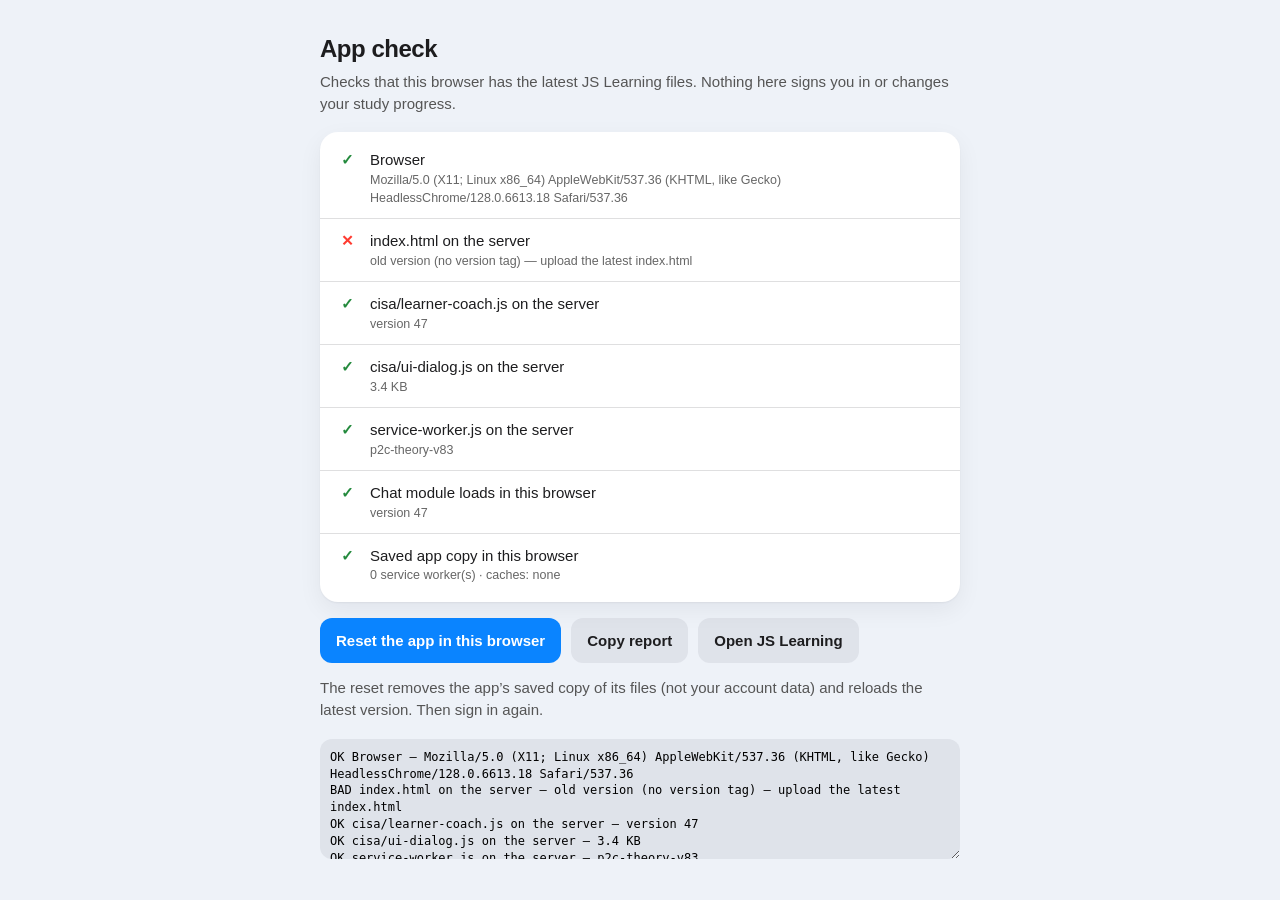
<file: check.html>
<!doctype html>
<html lang="en"><head><meta charset="utf-8"><meta name="viewport" content="width=device-width,initial-scale=1">
<title>JS Learning check</title>
<style>
:root{--blue:#0a84ff;--red:#ff3b30;--green:#248a3d;--line:rgba(60,60,67,.16)}
body{margin:0;background:#eef2f8;font:15px/1.45 -apple-system,BlinkMacSystemFont,"Segoe UI",Inter,Roboto,sans-serif;color:#1d1d1f}
main{max-width:640px;margin:32px auto;padding:0 16px}
h1{font-size:24px;margin:0 0 4px;letter-spacing:-.02em}p.sub{margin:0 0 18px;color:#555}
.card{background:#fff;border-radius:18px;box-shadow:0 1px 2px rgba(0,0,0,.05),0 8px 24px rgba(15,23,42,.06);padding:6px 0;margin-bottom:16px}
.row{display:flex;gap:12px;align-items:flex-start;padding:11px 16px;border-bottom:.5px solid var(--line)}.row:last-child{border-bottom:0}
.row b{flex:none;width:22px;text-align:center}.row div{flex:1;min-width:0}.row small{display:block;color:#666;word-break:break-word}
.ok b{color:var(--green)}.bad b{color:var(--red)}.wait b{color:#999}
button{border:0;border-radius:12px;padding:12px 16px;font:inherit;font-weight:600;cursor:pointer}
.pri{background:var(--blue);color:#fff}.sec{background:rgba(118,118,128,.12);color:#1d1d1f}
.btns{display:flex;gap:10px;flex-wrap:wrap}
textarea{width:100%;box-sizing:border-box;min-height:120px;border:0;border-radius:12px;background:rgba(118,118,128,.12);padding:10px;font:12px/1.4 ui-monospace,Consolas,monospace}
</style></head>
<body><main>
<h1>App check</h1><p class="sub">Checks that this browser has the latest JS Learning files. Nothing here signs you in or changes your study progress.</p>
<div class="card" id="list"></div>
<div class="btns"><button class="pri" id="fix">Reset the app in this browser</button><button class="sec" id="copy">Copy report</button><a href="./"><button class="sec" type="button">Open JS Learning</button></a></div>
<p class="sub" style="margin-top:14px">The reset removes the app’s saved copy of its files (not your account data) and reloads the latest version. Then sign in again.</p>
<textarea id="rep" readonly aria-label="Report"></textarea>
</main>
<script type="module">
const list=document.getElementById('list'), rep=document.getElementById('rep'), lines=[];
function row(state,title,detail){const d=document.createElement('div');d.className='row '+state;d.innerHTML=`<b>${state==='ok'?'✓':state==='bad'?'✕':'…'}</b><div>${title}<small>${detail||''}</small></div>`;list.appendChild(d);lines.push(`${state.toUpperCase()} ${title}${detail?' — '+detail.replace(/<[^>]+>/g,''):''}`);rep.value=lines.join('\n');}
row('ok','Browser',navigator.userAgent);
async function text(u){const r=await fetch(u+(u.includes('?')?'&':'?')+'t='+Date.now(),{cache:'no-store'});if(!r.ok)throw Error('HTTP '+r.status);return r.text();}
try{const t=await text('./index.html');const v=(/const APP_V='(\d+)'/.exec(t)||[])[1];row(v?'ok':'bad','index.html on the server',v?'version '+v:'old version (no version tag) — upload the latest index.html');}catch(e){row('bad','index.html on the server',String(e));}
try{const t=await text('./cisa/learner-coach.js');const v=(/VERSION = '(\d+)'/.exec(t)||[])[1];row(v&&/__openChat/.test(t)?'ok':'bad','cisa/learner-coach.js on the server',v?'version '+v:'old version — upload the latest cisa folder');}catch(e){row('bad','cisa/learner-coach.js on the server',String(e)+' — upload the cisa folder');}
try{const t=await text('./cisa/ui-dialog.js');row('ok','cisa/ui-dialog.js on the server',(t.length/1024).toFixed(1)+' KB');}catch(e){row('bad','cisa/ui-dialog.js on the server',String(e));}
try{const t=await text('./service-worker.js');row('ok','service-worker.js on the server',(/CACHE='([^']+)'/.exec(t)||[])[1]||'?');}catch(e){row('bad','service-worker.js on the server',String(e));}
try{const m=await import('./cisa/learner-coach.js?v=check-'+Date.now());row(typeof m.startCoach==='function'?'ok':'bad','Chat module loads in this browser','version '+(m.VERSION||'old'));}catch(e){row('bad','Chat module loads in this browser',(e&&e.message||String(e))+' — an extension, antivirus or network filter may be blocking it');}
try{const regs=navigator.serviceWorker?await navigator.serviceWorker.getRegistrations():[];const keys=window.caches?await caches.keys():[];row('ok','Saved app copy in this browser',`${regs.length} service worker(s) · caches: ${keys.join(', ')||'none'}`);}catch(e){row('bad','Saved app copy in this browser',String(e));}
document.getElementById('fix').onclick=async()=>{try{if(navigator.serviceWorker)for(const r of await navigator.serviceWorker.getRegistrations())await r.unregister();if(window.caches)for(const k of await caches.keys())await caches.delete(k);}catch(e){}location.href='./?fresh='+Date.now();};
document.getElementById('copy').onclick=async()=>{try{await navigator.clipboard.writeText(rep.value);document.getElementById('copy').textContent='Copied';}catch(e){rep.select();}};
</script></body></html>
</file>
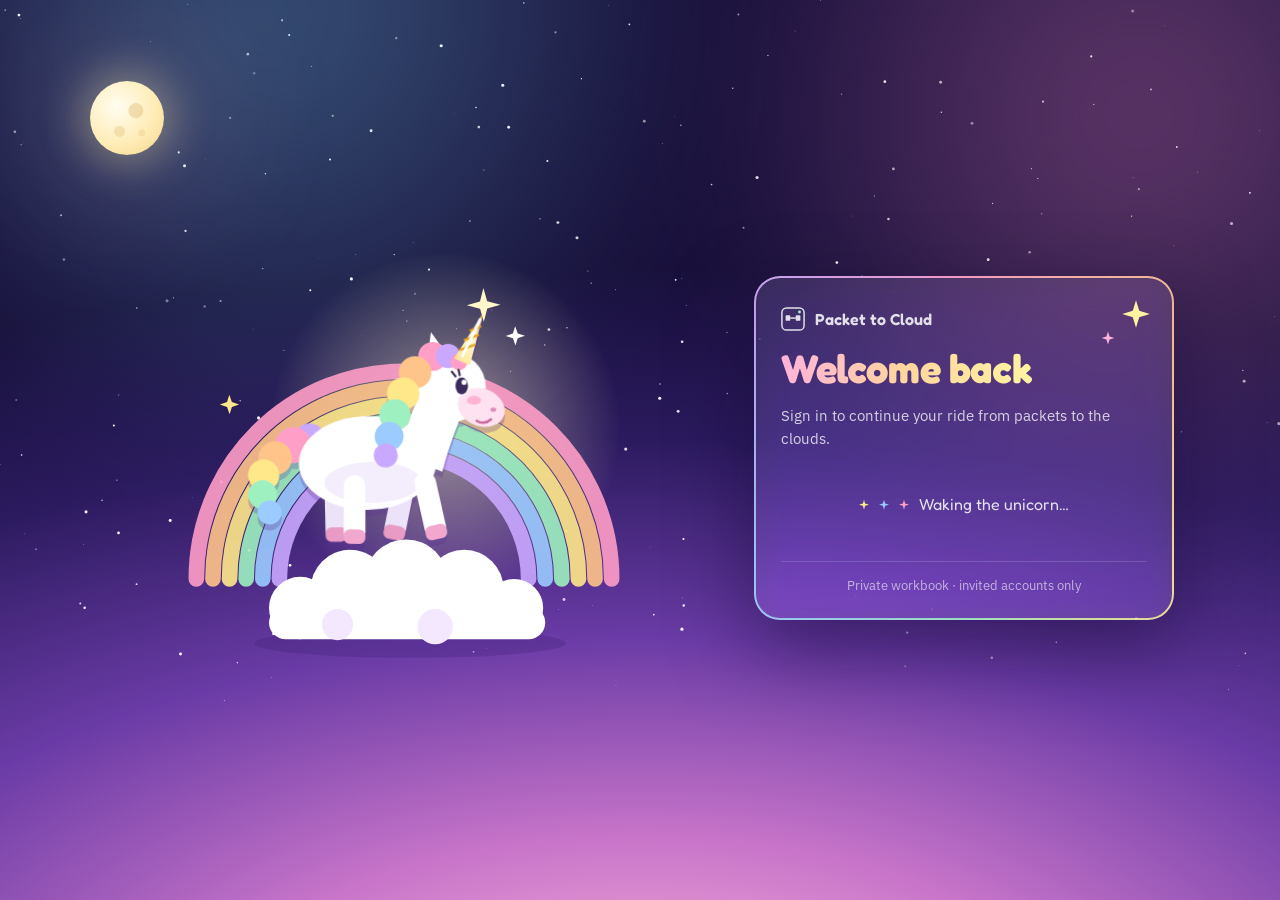
<file: index (3).html>
<!doctype html>
<html lang="en">
<head>
<meta charset="utf-8">
<meta name="viewport" content="width=device-width,initial-scale=1,viewport-fit=cover">
<meta name="robots" content="noindex">
<meta name="theme-color" content="#2B1A5E">
<style>:root{color-scheme:light;padding-top:env(safe-area-inset-top,0px);padding-bottom:env(safe-area-inset-bottom,0px)}body{margin:0;font:14px system-ui,sans-serif}img{max-width:100%}[hidden]{display:none!important}</style>
<title>JSlearning Workbook</title>
<link rel="preconnect" href="https://fonts.googleapis.com">
<link rel="preconnect" href="https://fonts.gstatic.com" crossorigin>
<link rel="stylesheet" href="https://fonts.googleapis.com/css2?family=Chakra+Petch:wght@500;600;700&family=IBM+Plex+Mono:wght@400;500;600&family=IBM+Plex+Sans:wght@400;500;600&family=Fredoka:wght@500;600;700&display=swap">
<style>
/* Layout: an equipment rack. Dark "rack" panels carry progress (hero, module headers); reading surfaces are clean engineering sheets on cool paper. */
:root{
  --bg:#EDF0F3; --surface:#FFFFFF; --surface-2:#F5F7F9; --ink:#14202B; --muted:#586777; --line:#D2D9E0;
  --accent:#1E4FD6; --signal:#D99A00; --ok:#1E9454; --bad:#C2412D;
  --rack:#18232E; --rack-2:#22303D; --rack-ink:#DCE4EC; --rack-muted:#8B9AA9; --port:#0E151C; --led-off:#3A4855;
  --aws:#C76A0A; --az:#0B74B8; --gcp:#22894E; --oci:#B83A28;
  --f-display:"Chakra Petch","Segoe UI",system-ui,sans-serif;
  --f-body:"IBM Plex Sans",system-ui,-apple-system,"Segoe UI",sans-serif;
  --f-mono:"IBM Plex Mono",ui-monospace,"SFMono-Regular",Menlo,Consolas,monospace;
  --f-play:"Fredoka","Trebuchet MS",system-ui,sans-serif;
}
@media (prefers-color-scheme: dark){:root:not([data-theme="light"]){
  --bg:#0D1318; --surface:#141C23; --surface-2:#18222B; --ink:#E3E9EF; --muted:#93A2B0; --line:#26323D;
  --accent:#86A6FF; --signal:#F0B429; --ok:#3CC27A; --bad:#F07A63;
  --rack:#0A1015; --rack-2:#121B23; --rack-ink:#DCE4EC; --rack-muted:#7F8E9C; --port:#05090C; --led-off:#2C3843;
  --aws:#F29A3A; --az:#4EAEEA; --gcp:#4CC07D; --oci:#F0705A; color-scheme:dark}}
:root[data-theme="dark"]{
  --bg:#0D1318; --surface:#141C23; --surface-2:#18222B; --ink:#E3E9EF; --muted:#93A2B0; --line:#26323D;
  --accent:#86A6FF; --signal:#F0B429; --ok:#3CC27A; --bad:#F07A63;
  --rack:#0A1015; --rack-2:#121B23; --rack-ink:#DCE4EC; --rack-muted:#7F8E9C; --port:#05090C; --led-off:#2C3843;
  --aws:#F29A3A; --az:#4EAEEA; --gcp:#4CC07D; --oci:#F0705A; color-scheme:dark}

*{box-sizing:border-box}
body{background:var(--bg);color:var(--ink);font-family:var(--f-body);font-size:15px;line-height:1.55}
body::before{content:"";position:fixed;inset:0 0 auto;height:env(safe-area-inset-top,0px);z-index:10;background:var(--surface)}
a{color:var(--accent)}
code{font-family:var(--f-mono);font-size:.88em;background:var(--surface-2);border:1px solid var(--line);border-radius:4px;padding:0 .3em}
.mono{font-family:var(--f-mono);font-size:.88em}
h1,h2,h3,h4{font-family:var(--f-display);text-wrap:balance;margin:0;line-height:1.15}
button{font:inherit;color:inherit}
:focus-visible{outline:2px solid var(--accent);outline-offset:2px}
.wrap{max-width:1160px;margin:0 auto;padding-left:max(16px,env(safe-area-inset-left,0px));padding-right:max(16px,env(safe-area-inset-right,0px))}

/* top bar */
.top{position:sticky;top:env(safe-area-inset-top,0px);z-index:9;background:var(--surface);border-bottom:1px solid var(--line)}
.top-row{display:flex;align-items:center;gap:16px;padding-block:10px}
.brand{display:flex;align-items:center;gap:10px;font-family:var(--f-display);font-weight:700;font-size:18px;letter-spacing:.02em;white-space:nowrap}
.brand-mark{width:26px;height:26px;flex:none}
.top-meta{margin-left:auto;display:flex;align-items:center;gap:12px;font-family:var(--f-mono);font-size:12px;color:var(--muted);white-space:nowrap;min-width:0}
.mini-bar{width:90px;height:6px;border-radius:3px;background:var(--line);overflow:hidden}
.mini-bar i{display:block;height:100%;background:var(--ok)}
.sync{display:inline-flex;align-items:center;gap:6px}
.sync::before{content:"";width:7px;height:7px;border-radius:50%;background:var(--muted)}
.sync.ok::before{background:var(--ok)}
.acct{display:flex;align-items:center;gap:8px;min-width:0}
.acct #who{overflow:hidden;text-overflow:ellipsis;max-width:180px}
@media (max-width:720px){.mini-bar,#topPct,.acct #who{display:none}}
@media (max-width:420px){.sync{display:none}}
.tabs{display:flex;gap:2px;overflow-x:auto;scrollbar-width:none;margin-bottom:-1px}
.tabs::-webkit-scrollbar{display:none}
.tab{appearance:none;border:0;background:none;padding:9px 14px;font-weight:500;font-size:14px;color:var(--muted);border-bottom:2px solid transparent;cursor:pointer;white-space:nowrap}
.tab:hover{color:var(--ink)}
.tab[aria-current="true"]{color:var(--ink);border-bottom-color:var(--accent)}

main{padding-block:26px 72px}
.view-head{margin-bottom:22px}
.view-head h2{font-size:clamp(24px,4vw,34px);margin-top:4px}
.eyebrow{font-family:var(--f-mono);font-size:11.5px;letter-spacing:.12em;text-transform:uppercase;color:var(--muted)}
.lede{color:var(--muted);max-width:62ch;margin:.45em 0 0}
.panel{background:var(--surface);border:1px solid var(--line);border-radius:12px;padding:20px;min-width:0}
.panel-h{display:flex;justify-content:space-between;align-items:baseline;gap:12px;margin-bottom:14px;flex-wrap:wrap}
.panel-h h3{font-size:17px}
.btn{appearance:none;border:1px solid var(--line);background:var(--surface);border-radius:8px;padding:8px 14px;font-weight:500;cursor:pointer;display:inline-flex;align-items:center;gap:8px;text-decoration:none;color:var(--ink)}
.btn:hover{border-color:var(--muted)}
.btn.primary{background:var(--accent);border-color:var(--accent);color:var(--surface)}
.btn.small{padding:5px 10px;font-size:13px}
.btn.glow{background:var(--ok);border-color:var(--ok);color:#04130B;font-weight:600;padding:10px 18px}
.btn.glow:hover{filter:brightness(1.08)}
.btn.ghost{background:transparent;border-color:var(--led-off);color:var(--rack-ink);padding:10px 18px}
.btn.ghost:hover{border-color:var(--rack-muted)}
.linkbtn{appearance:none;background:none;border:0;color:var(--muted);cursor:pointer;font-size:12.5px;text-decoration:underline;padding:0}
.chip{display:inline-flex;align-items:center;gap:6px;font-family:var(--f-mono);font-size:11px;letter-spacing:.04em;padding:2px 8px;border-radius:999px;border:1px solid var(--line);color:var(--muted);white-space:nowrap}
.chip::before{content:"";width:6px;height:6px;border-radius:50%;background:currentColor}
.c-aws{color:var(--aws)}.c-az{color:var(--az)}.c-gcp{color:var(--gcp)}.c-oci{color:var(--oci)}.c-net{color:var(--muted)}
.dot{display:inline-block;width:8px;height:8px;border-radius:50%;margin-right:8px}
.pill{font-family:var(--f-mono);font-size:11px;padding:3px 9px;border-radius:999px;white-space:nowrap;border:1px solid var(--line);color:var(--muted)}
.pill.prog{color:var(--signal);border-color:currentColor}
.pill.done{color:var(--ok);border-color:currentColor}
.empty{color:var(--muted);font-size:14px;padding:12px 0}

/* ===== dashboard ===== */
.hero{background:var(--rack);color:var(--rack-ink);border-radius:16px;padding:clamp(20px,3.4vw,34px);display:grid;gap:30px;position:relative;overflow:hidden}
.hero::after{content:"";position:absolute;right:-120px;top:-140px;width:420px;height:420px;border-radius:50%;background:radial-gradient(closest-side,color-mix(in srgb,var(--ok) 18%,transparent),transparent);pointer-events:none}
.hero-top{display:grid;grid-template-columns:minmax(0,1fr) auto;gap:28px;align-items:center;position:relative;z-index:1}
@media (max-width:640px){.hero-top{grid-template-columns:1fr}.ring-big{justify-self:start;width:104px;height:104px;order:-1}.ring-lbl b{font-size:26px}}
.hero .eyebrow{color:var(--rack-muted)}
.hero h1{font-size:clamp(30px,5vw,46px);margin-top:8px}
.hero .lede2{color:var(--rack-muted);max-width:58ch;margin:.6em 0 0;font-size:15.5px}
.hero .lede2 b{color:var(--rack-ink);font-weight:600}
.hero .next{margin-top:18px;display:flex;gap:10px;flex-wrap:wrap}
.ring-big{position:relative;width:148px;height:148px}
.ring-big svg{width:100%;height:100%}
.ring-lbl{position:absolute;inset:0;display:grid;place-content:center;text-align:center}
.ring-lbl b{font-family:var(--f-display);font-size:38px;line-height:1;font-variant-numeric:tabular-nums}
.ring-lbl span{font-family:var(--f-mono);font-size:10.5px;letter-spacing:.12em;text-transform:uppercase;color:var(--rack-muted);margin-top:4px}
.journey{display:grid;grid-template-columns:repeat(5,minmax(0,1fr));position:relative;z-index:1}
.stop{appearance:none;background:none;border:0;color:inherit;cursor:pointer;display:flex;flex-direction:column;align-items:center;text-align:center;gap:10px;position:relative;padding:0 6px;border-radius:10px}
.stop::before{content:"";position:absolute;top:27px;right:50%;width:100%;height:3px;background:var(--led-off);z-index:0}
.stop:first-child::before{display:none}
.stop.reached::before{background:var(--ok)}
.node{width:56px;height:56px;position:relative;z-index:1;flex:none}
.node svg{width:100%;height:100%;display:block}
.node .nb{fill:var(--rack-2);stroke:var(--led-off);stroke-width:4}
.node .nf{fill:none;stroke:var(--ok);stroke-width:4;stroke-linecap:round}
.node text{fill:var(--rack-ink);font-family:var(--f-display);font-weight:700;font-size:19px}
.node .ck{stroke:var(--ok);stroke-width:3.2;fill:none;stroke-linecap:round;stroke-linejoin:round}
.stop.current .nb{stroke:var(--signal)}
.stop.current .node{filter:drop-shadow(0 0 12px color-mix(in srgb,var(--signal) 55%,transparent))}
.stop-txt{display:flex;flex-direction:column;align-items:center;gap:4px;min-width:0}
.stop .tier{font-family:var(--f-mono);font-size:10.5px;letter-spacing:.12em;text-transform:uppercase;color:var(--rack-muted)}
.stop .nm{font-family:var(--f-display);font-weight:600;font-size:14.5px;line-height:1.2}
.leds{display:flex;gap:4px;flex-wrap:wrap;justify-content:center;margin-top:2px}
.leds i{width:8px;height:8px;border-radius:50%;background:var(--led-off)}
.leds i.prog{background:var(--signal);box-shadow:0 0 6px var(--signal)}
.leds i.done{background:var(--ok);box-shadow:0 0 6px var(--ok)}
.stop .pc{font-family:var(--f-mono);font-size:12px;color:var(--rack-muted);font-variant-numeric:tabular-nums}
.stop:hover .nm{text-decoration:underline;text-underline-offset:3px}
@media (max-width:760px){
  .journey{grid-template-columns:1fr;gap:6px}
  .journey::before{content:"";position:absolute;left:27px;top:28px;bottom:28px;width:3px;background:var(--led-off)}
  .stop{flex-direction:row;text-align:left;align-items:center;gap:14px;padding:4px 0}
  .stop::before{display:none}
  .stop-txt{align-items:flex-start}
  .leds{justify-content:flex-start}
}
.stats{display:grid;grid-template-columns:repeat(auto-fit,minmax(130px,1fr));gap:1px;background:var(--line);border:1px solid var(--line);border-radius:12px;overflow:hidden;margin-top:16px}
.stat{background:var(--surface);padding:14px 16px}
.stat b{display:block;font-family:var(--f-display);font-size:26px;font-variant-numeric:tabular-nums;line-height:1.1}
.stat span{font-size:12.5px;color:var(--muted)}
.dash-grid{display:grid;grid-template-columns:minmax(0,1fr) minmax(0,1fr);gap:16px;margin-top:16px}
@media (max-width:820px){.dash-grid{grid-template-columns:1fr}}
.week svg{width:100%;height:auto;display:block}
.week .bar{fill:color-mix(in srgb,var(--accent) 40%,var(--surface))}
.week .bar.today{fill:var(--accent)}
.week .grid{stroke:var(--line);stroke-dasharray:3 4}
.week text{fill:var(--muted);font-family:var(--f-mono);font-size:11px}
.week text.v{fill:var(--ink);font-weight:600}
.prov{display:grid;gap:14px}
.prov-row{display:grid;grid-template-columns:28px minmax(0,1fr) 44px;gap:12px;align-items:center;font-size:14px}
.mono-badge{width:28px;height:28px;border-radius:7px;display:grid;place-items:center;font-family:var(--f-display);font-weight:700;font-size:12px;color:#fff}
.prov-row .nm{display:flex;justify-content:space-between;gap:8px;margin-bottom:5px}
.prov-row .nm span{color:var(--muted);font-size:12.5px}
.track{height:8px;background:var(--surface-2);border:1px solid var(--line);border-radius:4px;overflow:hidden}
.track i{display:block;height:100%}
.prov-row .n{font-family:var(--f-mono);font-size:12px;text-align:right;font-variant-numeric:tabular-nums}
.sect-title{display:flex;justify-content:space-between;align-items:baseline;gap:12px;margin:30px 0 12px;flex-wrap:wrap}
.sect-title h3{font-size:20px}
.badges{display:grid;grid-template-columns:repeat(3,minmax(0,1fr));gap:12px}
@media (max-width:820px){.badges{grid-template-columns:repeat(2,minmax(0,1fr))}}
@media (max-width:480px){.badges{grid-template-columns:1fr}}
.cards.fit{grid-template-columns:repeat(auto-fit,minmax(240px,1fr))}
.badge{display:flex;gap:12px;align-items:center;padding:12px 14px;border:1px solid var(--line);border-radius:12px;background:var(--surface)}
.badge .ic{width:40px;height:40px;border-radius:50%;display:grid;place-items:center;background:var(--surface-2);color:var(--muted);flex:none;border:1px dashed var(--line)}
.badge .ic svg{width:20px;height:20px}
.badge.on .ic{background:color-mix(in srgb,var(--signal) 20%,var(--surface));color:var(--signal);border:1px solid color-mix(in srgb,var(--signal) 45%,transparent)}
.badge b{font-size:14px;display:block;font-weight:600}
.badge span{font-size:12.5px;color:var(--muted);line-height:1.35;display:block}
.badge.off b{color:var(--muted)}

/* ===== courses ===== */
.filters{display:flex;flex-wrap:wrap;gap:8px;align-items:center;margin-bottom:24px}
.fbtn{appearance:none;border:1px solid var(--line);background:var(--surface);border-radius:999px;padding:5px 12px;font-size:13px;cursor:pointer}
.fbtn[aria-pressed="true"]{background:var(--ink);color:var(--surface);border-color:var(--ink)}
.search{flex:1 1 200px;max-width:320px;border:1px solid var(--line);background:var(--surface);border-radius:8px;padding:7px 12px;font:inherit;color:var(--ink)}
.lv-sec{margin-bottom:38px;scroll-margin-top:120px}
.lv-head{display:grid;grid-template-columns:auto minmax(0,1fr) minmax(150px,220px);gap:18px;align-items:center;margin-bottom:16px;padding-bottom:14px;border-bottom:1px solid var(--line)}
@media (max-width:640px){.lv-head{grid-template-columns:auto minmax(0,1fr)}.lv-head .lvp{grid-column:1/-1}}
.lv-num{font-family:var(--f-display);font-size:48px;font-weight:700;line-height:.9;color:var(--accent)}
.lv-head h3{font-size:22px;margin-top:2px}
.lv-head p{margin:2px 0 0;color:var(--muted);font-size:14px}
.lvp .track{height:6px}
.lvp div{font-family:var(--f-mono);font-size:12px;color:var(--muted);margin-top:6px;text-align:right}
.cards{display:grid;grid-template-columns:repeat(auto-fill,minmax(260px,1fr));gap:14px}
.mcard{display:flex;flex-direction:column;gap:10px;padding:18px;border:1px solid var(--line);border-radius:14px;background:var(--surface);text-decoration:none;color:var(--ink);position:relative;min-width:0}
@media (prefers-reduced-motion:no-preference){.mcard{transition:transform .18s ease,border-color .18s ease,box-shadow .18s ease}}
.mcard:hover{border-color:var(--accent);transform:translateY(-2px);box-shadow:0 10px 24px -14px color-mix(in srgb,var(--accent) 60%,transparent)}
.mcard .row{display:flex;justify-content:space-between;align-items:center;gap:8px}
.mcard .num{font-family:var(--f-mono);font-size:11.5px;letter-spacing:.1em;color:var(--muted)}
.mcard h4{font-size:19px}
.mcard p{margin:0;color:var(--muted);font-size:13.5px;display:-webkit-box;-webkit-line-clamp:2;-webkit-box-orient:vertical;overflow:hidden}
.mcard .chips{display:flex;flex-wrap:wrap;gap:6px}
.mcard .foot{margin-top:auto;display:flex;justify-content:space-between;gap:8px;align-items:center;font-size:12.5px;color:var(--muted);padding-top:4px}
.mcard .bar{height:4px;background:var(--line);border-radius:2px;overflow:hidden}
.mcard .bar i{display:block;height:100%;background:var(--ok)}
.mcard.done{border-color:color-mix(in srgb,var(--ok) 55%,var(--line))}

/* ===== module ===== */
.mhero{border-radius:16px;background:var(--rack);color:var(--rack-ink);padding:clamp(20px,3.2vw,30px);display:grid;grid-template-columns:minmax(0,1fr) auto;gap:22px;align-items:center;margin-bottom:28px}
@media (max-width:640px){.mhero{grid-template-columns:1fr}}
.crumb{font-family:var(--f-mono);font-size:11.5px;letter-spacing:.1em;text-transform:uppercase;color:var(--rack-muted)}
.crumb a{color:inherit}
.mhero h2{font-size:clamp(28px,5vw,42px);margin-top:8px}
.mhero .goal{color:var(--rack-muted);margin:.5em 0 0;max-width:60ch;font-size:15.5px}
.mhero .meta{display:flex;flex-wrap:wrap;gap:8px;margin-top:14px}
.mhero .chip,.mhero .pill{border-color:var(--led-off)}
.mhero .pill{color:var(--rack-muted)}
.mring{display:flex;align-items:center;gap:14px}
.mring svg{width:84px;height:84px}
.mring b{font-family:var(--f-display);font-size:28px;display:block;line-height:1}
.mring span{font-family:var(--f-mono);font-size:11px;color:var(--rack-muted);letter-spacing:.08em;text-transform:uppercase}
.segs{grid-column:1/-1;display:flex;gap:4px}
.segs i{flex:1;height:6px;border-radius:3px;background:var(--led-off)}
.segs i.on{background:var(--ok)}
.segs i.qs{background:repeating-linear-gradient(90deg,var(--led-off) 0 4px,transparent 4px 7px)}
.segs i.qs.on{background:var(--signal)}
.mbody{display:grid;grid-template-columns:minmax(0,1fr) 270px;gap:34px;align-items:start}
@media (max-width:920px){.mbody{grid-template-columns:1fr}.mside{order:-1}}
.msect{margin-bottom:34px;scroll-margin-top:120px}
.msect > .h{display:flex;justify-content:space-between;align-items:baseline;gap:12px;margin-bottom:14px;flex-wrap:wrap}
.msect > .h h3{font-size:21px}
.timeline{position:relative;display:grid;gap:14px}
.timeline::before{content:"";position:absolute;left:17px;top:20px;bottom:20px;width:2px;background:var(--line)}
.lesson{display:grid;grid-template-columns:36px minmax(0,1fr);gap:16px;position:relative;scroll-margin-top:130px}
.lnode{width:36px;height:36px;border-radius:50%;background:var(--surface);border:2px solid var(--line);display:grid;place-items:center;font-family:var(--f-mono);font-size:12.5px;color:var(--muted);position:relative;z-index:1;margin-top:14px}
.lnode svg{width:16px;height:16px}
.lnode svg path{stroke:var(--surface)}
.lesson.on .lnode{background:var(--ok);border-color:var(--ok)}
.lcard{background:var(--surface);border:1px solid var(--line);border-radius:14px;padding:20px 22px;min-width:0}
.lesson.on .lcard{border-color:color-mix(in srgb,var(--ok) 40%,var(--line))}
.lcard .ln{font-family:var(--f-mono);font-size:11px;letter-spacing:.12em;color:var(--muted);text-transform:uppercase;display:flex;gap:8px;align-items:center;flex-wrap:wrap}
.lcard h4{font-size:21px;margin:6px 0 10px}
.lcard p{font-size:16px;line-height:1.7;margin:0 0 16px;max-width:66ch}
.learn{appearance:none;border:1px solid var(--line);background:var(--surface-2);border-radius:999px;padding:7px 16px;font-size:13.5px;cursor:pointer;display:inline-flex;gap:8px;align-items:center;font-weight:500}
.learn:hover{border-color:var(--muted)}
.learn svg{width:14px;height:14px}
.learn svg path{stroke:currentColor}
.learn[aria-pressed="true"]{background:color-mix(in srgb,var(--ok) 12%,var(--surface));border-color:var(--ok);color:var(--ok);font-weight:600}
.q{background:var(--surface);border:1px solid var(--line);border-radius:14px;padding:18px 20px;margin-bottom:12px}
.q > p{margin:0 0 12px;font-weight:600;font-size:15.5px}
.q > p span{font-family:var(--f-mono);color:var(--muted);font-weight:500;margin-right:6px}
.opts{display:grid;gap:8px}
.opt{appearance:none;text-align:left;border:1px solid var(--line);background:var(--surface-2);border-radius:10px;padding:10px 12px;cursor:pointer;display:grid;grid-template-columns:26px 1fr;gap:10px;align-items:center}
.opt .ltr{width:26px;height:26px;border-radius:7px;border:1px solid var(--line);display:grid;place-items:center;font-family:var(--f-mono);font-size:12px;color:var(--muted);background:var(--surface)}
.opt:hover:not([disabled]){border-color:var(--accent)}
.opt[disabled]{cursor:default}
.opt.right{border-color:var(--ok);background:color-mix(in srgb,var(--ok) 10%,var(--surface))}
.opt.right .ltr{background:var(--ok);border-color:var(--ok);color:var(--surface)}
.opt.wrong{border-color:var(--bad);background:color-mix(in srgb,var(--bad) 8%,var(--surface))}
.opt.wrong .ltr{background:var(--bad);border-color:var(--bad);color:var(--surface)}
.explain{margin-top:12px;font-size:14px;color:var(--muted);display:flex;gap:12px;align-items:start;justify-content:space-between;flex-wrap:wrap}
.explain b{color:var(--ink)}
.done-banner{display:flex;align-items:center;justify-content:space-between;gap:14px;flex-wrap:wrap;background:color-mix(in srgb,var(--ok) 10%,var(--surface));border:1px solid var(--ok);border-radius:14px;padding:16px 20px;margin-bottom:34px}
.done-banner b{font-family:var(--f-display);font-size:19px;display:block}
.done-banner span{color:var(--muted);font-size:14px}
textarea.notes{width:100%;min-height:160px;border:1px solid var(--line);border-radius:12px;background:var(--surface);color:var(--ink);font:inherit;padding:14px;resize:vertical}
.mside{display:flex;flex-direction:column;gap:14px;position:sticky;top:calc(env(safe-area-inset-top,0px) + 108px)}
@media (max-width:920px){.mside{position:static}}
.mside .panel{padding:16px}
.mside h5{margin:0 0 10px;font-family:var(--f-mono);font-size:11px;letter-spacing:.12em;text-transform:uppercase;color:var(--muted);font-weight:500}
.outline{display:grid;gap:2px}
.outline button{appearance:none;border:0;background:none;text-align:left;display:grid;grid-template-columns:16px 1fr;gap:10px;align-items:center;padding:6px 6px;border-radius:6px;cursor:pointer;font-size:13.5px}
.outline button:hover{background:var(--surface-2)}
.outline i{width:12px;height:12px;border-radius:50%;border:2px solid var(--line)}
.outline .on i{background:var(--ok);border-color:var(--ok)}
.outline .on{color:var(--muted)}
@media (max-width:920px){.mside .outline-panel{display:none}}
.mside ul{margin:0;padding-left:18px;display:grid;gap:6px;font-size:14px}
.terms{display:flex;flex-wrap:wrap;gap:6px}
.terms span{font-family:var(--f-mono);font-size:12px;background:var(--surface-2);border:1px solid var(--line);border-radius:4px;padding:2px 7px}
.field{display:flex;gap:8px;flex-wrap:wrap;align-items:center}
.field input,.field select{font-family:var(--f-mono);font-size:16px;border:1px solid var(--line);background:var(--surface-2);color:var(--ink);border-radius:8px;padding:8px 12px}
.field input{flex:1 1 200px;min-width:0}
.mside .field select{font-size:14px;padding:6px 10px}
.pager{display:flex;justify-content:space-between;gap:12px;flex-wrap:wrap;border-top:1px solid var(--line);padding-top:18px}

/* tables */
.tscroll{overflow-x:auto;border:1px solid var(--line);border-radius:12px;background:var(--surface)}
table{border-collapse:collapse;width:100%;font-size:14px}
th,td{text-align:left;padding:10px 12px;border-bottom:1px solid var(--line);vertical-align:top}
thead th{font-family:var(--f-mono);font-size:11.5px;letter-spacing:.08em;text-transform:uppercase;color:var(--muted);font-weight:500;background:var(--surface-2)}
tbody th{font-weight:600;min-width:150px}
tbody tr:last-child td,tbody tr:last-child th{border-bottom:0}
td{min-width:170px}
.sn-grid{display:grid;grid-template-columns:minmax(0,1fr) minmax(0,1fr);gap:16px}
@media (max-width:820px){.sn-grid{grid-template-columns:1fr}}
.kv{display:grid;grid-template-columns:auto 1fr;gap:6px 18px;margin-top:16px;font-size:14px}
.kv dt{color:var(--muted)}
.kv dd{margin:0;font-family:var(--f-mono);font-variant-numeric:tabular-nums}
.bits{font-family:var(--f-mono);font-size:12.5px;margin-top:14px;overflow-x:auto;white-space:nowrap;padding-bottom:4px}
.bits .n{color:var(--accent);font-weight:600}.bits .h{color:var(--muted)}
.err{color:var(--bad);font-size:14px;margin-top:8px}
.cert-cols{display:grid;grid-template-columns:repeat(auto-fit,minmax(200px,1fr));gap:16px}
.cert-col h3{font-size:17px;display:flex;align-items:center;gap:8px;margin-bottom:12px}
.cert{display:grid;grid-template-columns:28px 1fr;gap:10px;padding:12px;border:1px solid var(--line);border-radius:10px;background:var(--surface);margin-bottom:8px}
.cert b{font-weight:600;font-size:14px;display:block}
.cert span{font-size:12.5px;color:var(--muted)}
.cert.on{border-color:var(--ok)}
.check{appearance:none;width:24px;height:24px;border-radius:6px;border:1.5px solid var(--muted);background:var(--surface);cursor:pointer;display:grid;place-items:center;padding:0;margin-top:1px}
.check svg{width:14px;height:14px;opacity:0}
.check svg path{stroke:var(--surface)}
.check[aria-pressed="true"]{background:var(--ok);border-color:var(--ok)}
.check[aria-pressed="true"] svg{opacity:1}
.note{font-size:13.5px;color:var(--muted);border-left:3px solid var(--signal);padding:8px 12px;background:var(--surface);border-radius:0 6px 6px 0;margin-top:16px;max-width:80ch}
.log-form{display:flex;flex-wrap:wrap;gap:10px;align-items:end}
.log-form label{display:flex;flex-direction:column;gap:4px;font-size:12.5px;color:var(--muted)}
.log-form input,.log-form select{font:inherit;font-size:14px;border:1px solid var(--line);background:var(--surface-2);color:var(--ink);border-radius:8px;padding:7px 10px;max-width:100%}
.heat{display:grid;grid-auto-flow:column;grid-template-rows:repeat(7,13px);grid-auto-columns:13px;gap:3px;overflow-x:auto;padding-bottom:4px}
.heat i{border-radius:3px;background:var(--surface-2);border:1px solid var(--line)}
.heat i.l1{background:color-mix(in srgb,var(--ok) 30%,var(--surface));border-color:transparent}
.heat i.l2{background:color-mix(in srgb,var(--ok) 60%,var(--surface));border-color:transparent}
.heat i.l3{background:var(--ok);border-color:transparent}
.heat i.today{outline:1.5px solid var(--ink)}
.log-item{display:grid;grid-template-columns:100px 64px minmax(0,1fr) auto;gap:12px;padding:9px 0;border-bottom:1px solid var(--line);font-size:14px;align-items:center}
.log-item .mono{color:var(--muted)}
.toast{position:fixed;left:50%;bottom:calc(20px + env(safe-area-inset-bottom,0px));transform:translateX(-50%);background:var(--ink);color:var(--surface);padding:9px 18px;border-radius:999px;font-size:14px;z-index:20;white-space:nowrap}
@media (prefers-reduced-motion:no-preference){
  .nf,.track i,.mcard .bar i,.mini-bar i{transition:all .5s ease}
  .view{animation:viewin .35s ease both}
  @keyframes viewin{from{opacity:.0;transform:translateY(6px)}to{opacity:1;transform:none}}
}

/* ===== unicorn sign-in (deliberately single-theme: twilight sky) ===== */
.gate{position:fixed;inset:0;z-index:30;overflow-x:hidden;overflow-y:auto;color:#FFFFFF;background:radial-gradient(130% 85% at 50% 115%,#FFB8DA 0%,#C774C9 26%,#6A3BA6 52%,#2B1A5E 78%,#170F3A 100%);font-family:var(--f-body);color-scheme:dark}
#sky{position:fixed;inset:0;width:100%;height:100%;pointer-events:none}
.drift{position:fixed;pointer-events:none;opacity:.55}
.drift svg{display:block;width:100%;height:auto}
.drift.d1{width:260px;bottom:8%;left:-280px;animation:drift 70s linear infinite}
.drift.d2{width:180px;bottom:26%;left:-200px;animation:drift 95s linear infinite -40s;opacity:.35}
.drift.d3{width:340px;bottom:-30px;left:-360px;animation:drift 120s linear infinite -70s;opacity:.7}
@keyframes drift{to{transform:translateX(calc(100vw + 400px))}}
.gate-inner{position:relative;min-height:100%;display:grid;grid-template-columns:minmax(0,1.15fr) minmax(0,420px);gap:clamp(12px,4vw,56px);align-items:center;max-width:1100px;margin:0 auto;padding-block:calc(24px + env(safe-area-inset-top,0px)) calc(28px + env(safe-area-inset-bottom,0px));padding-left:max(16px,env(safe-area-inset-left,0px));padding-right:max(16px,env(safe-area-inset-right,0px))}
@media (max-width:860px){.gate-inner{grid-template-columns:1fr;justify-items:center;align-content:center}.scene{max-width:320px;margin-bottom:-24px}}
.scene{position:relative;width:100%;max-width:540px;justify-self:center;will-change:transform}
.scene > svg{width:100%;height:auto;display:block;overflow:visible}
.rb path{fill:none;stroke-width:15;stroke-linecap:round;stroke-dasharray:700;stroke-dashoffset:700;animation:draw 1.8s cubic-bezier(.65,.05,.25,1) forwards}
.rb path:nth-child(2){animation-delay:.1s}.rb path:nth-child(3){animation-delay:.2s}.rb path:nth-child(4){animation-delay:.3s}.rb path:nth-child(5){animation-delay:.4s}.rb path:nth-child(6){animation-delay:.5s}
@keyframes draw{to{stroke-dashoffset:0}}
.rb{opacity:.9}
.puff{animation:bob 5s ease-in-out infinite}
.uni-body{filter:drop-shadow(0 5px 0 rgba(90,45,150,.28))}
.lid{transform-box:fill-box;transform-origin:50% 50%;animation:blink 5.5s infinite}
.twk{transform-box:fill-box;transform-origin:50% 50%;animation:twinkle 1.8s ease-in-out infinite}
.twk.b{animation-delay:.9s}
.shine{animation:shine 3s ease-in-out infinite}
@keyframes float{0%,100%{transform:translateY(0)}50%{transform:translateY(-12px)}}
@keyframes bob{0%,100%{transform:translateY(0)}50%{transform:translateY(5px)}}
@keyframes sway{0%,100%{transform:rotate(0)}50%{transform:rotate(9deg)}}
@keyframes mane{0%,100%{transform:rotate(0)}50%{transform:rotate(-4deg) translateX(-2px)}}
@keyframes kick{0%,55%,100%{transform:rotate(0)}70%{transform:rotate(-22deg)}85%{transform:rotate(-8deg)}}
@keyframes blink{0%,93%,100%{transform:scaleY(1)}96%{transform:scaleY(.08)}}
@keyframes twinkle{0%,100%{transform:scale(.4) rotate(0);opacity:.3}50%{transform:scale(1.15) rotate(45deg);opacity:1}}
@keyframes shine{0%,100%{opacity:0}50%{opacity:.85}}
.spk{position:absolute;width:calc(14px * var(--s,1));height:calc(14px * var(--s,1));background:var(--c);clip-path:polygon(50% 0,61% 39%,100% 50%,61% 61%,50% 100%,39% 61%,0 50%,39% 39%);pointer-events:none;animation:spk 2.2s ease-out forwards;z-index:2}
@keyframes spk{0%{transform:translate(0,0) scale(0) rotate(0);opacity:0}15%{opacity:1;transform:translate(calc(var(--dx)*.15),calc(var(--dy)*.15)) scale(1) rotate(40deg)}100%{transform:translate(var(--dx),var(--dy)) scale(.15) rotate(200deg);opacity:0}}
.gate-card{position:relative;z-index:3;width:100%;max-width:420px;background:rgba(255,255,255,.11);border:1px solid rgba(255,255,255,.28);-webkit-backdrop-filter:blur(18px) saturate(140%);backdrop-filter:blur(18px) saturate(140%);border-radius:26px;padding:30px 26px 24px;box-shadow:0 30px 80px rgba(18,6,48,.5),inset 0 1px 0 rgba(255,255,255,.35);display:flex;flex-direction:column;gap:16px;animation:cardin .9s cubic-bezier(.2,.8,.2,1) .25s both}
@keyframes cardin{from{opacity:0;transform:translateY(26px) scale(.97)}to{opacity:1;transform:none}}
.gate-brand{display:flex;align-items:center;gap:10px;font-family:var(--f-play);font-weight:600;font-size:16px;color:rgba(255,255,255,.85)}
.gate-brand .brand-mark{width:24px;height:24px}
.gate-card h1{font-family:var(--f-play);font-weight:700;font-size:clamp(32px,6vw,40px);line-height:1.05;letter-spacing:-.01em;background:linear-gradient(90deg,#FFB3D9,#FFD59E,#FFF2A1,#A8F5CF,#A9D4FF,#D6BBFF,#FFB3D9);background-size:200% 100%;-webkit-background-clip:text;background-clip:text;color:transparent;animation:shift 7s linear infinite}
@keyframes shift{to{background-position:200% 0}}
.gate-card .sub{margin:0;color:rgba(255,255,255,.78);font-size:15px;line-height:1.5}
.gfield{display:flex;flex-direction:column;gap:6px}
.gfield label{font-family:var(--f-play);font-weight:500;font-size:14px;color:rgba(255,255,255,.88)}
.ginput{position:relative}
.ginput > svg{position:absolute;left:14px;top:50%;width:18px;height:18px;margin-top:-9px;opacity:.75;pointer-events:none}
.ginput input{width:100%;font:inherit;font-size:16px;color:#FFFFFF;background:rgba(255,255,255,.1);border:1px solid rgba(255,255,255,.3);border-radius:14px;padding:13px 46px 13px 44px;outline:none;transition:border-color .2s,box-shadow .2s,background .2s}
.ginput input::placeholder{color:rgba(255,255,255,.5)}
.ginput input:focus{border-color:#FFC9E6;background:rgba(255,255,255,.16);box-shadow:0 0 0 4px rgba(255,160,215,.28),0 0 24px rgba(255,160,215,.25)}
.peek{position:absolute;right:6px;top:50%;margin-top:-17px;width:34px;height:34px;border-radius:10px;border:0;background:transparent;color:rgba(255,255,255,.75);cursor:pointer;display:grid;place-items:center}
.peek:hover{background:rgba(255,255,255,.12)}
.peek svg{width:18px;height:18px}
.go{appearance:none;border:0;cursor:pointer;border-radius:16px;padding:14px 18px;font-family:var(--f-play);font-weight:600;font-size:18px;color:#2A1650;background:linear-gradient(90deg,#FF9EC7,#FFC48A,#FFE88A,#9EF0C0,#9CCBFF,#C9A8FF,#FF9EC7);background-size:250% 100%;animation:shift 6s linear infinite;box-shadow:0 10px 30px -8px rgba(255,150,210,.65);display:flex;align-items:center;justify-content:center;gap:10px;transition:transform .15s ease,box-shadow .15s ease}
.go:hover{transform:translateY(-2px);box-shadow:0 16px 36px -8px rgba(255,150,210,.8)}
.go:active{transform:translateY(0) scale(.985)}
.go svg{width:20px;height:20px}
.go[disabled]{cursor:wait;opacity:.85;transform:none}
.go[disabled] svg{animation:spin 1s linear infinite}
@keyframes spin{to{transform:rotate(360deg)}}
.go:focus-visible,.peek:focus-visible,.forgot:focus-visible{outline:2px solid #FFF2A1;outline-offset:3px}
.gate-row{display:flex;justify-content:space-between;align-items:center;gap:10px;flex-wrap:wrap}
.forgot{appearance:none;background:none;border:0;color:rgba(255,255,255,.82);cursor:pointer;font-size:14px;padding:0;text-decoration:underline;text-underline-offset:3px}
.forgot:hover{color:#FFFFFF}
.gate-msg{font-size:14px;min-height:1.3em;margin:-4px 0 0}
.gate-msg.bad{color:#FFC4C4}.gate-msg.ok{color:#BDF7D8}
.gate-foot{font-size:12.5px;color:rgba(255,255,255,.6);text-align:center;border-top:1px solid rgba(255,255,255,.15);padding-top:14px;margin-top:2px}
.waking{display:none;align-items:center;justify-content:center;gap:10px;font-family:var(--f-play);font-size:16px;color:rgba(255,255,255,.85);padding:26px 0}
.waking i{width:10px;height:10px;background:#FFE88A;clip-path:polygon(50% 0,61% 39%,100% 50%,61% 61%,50% 100%,39% 61%,0 50%,39% 39%);animation:hop 1s ease-in-out infinite}
.waking i:nth-child(2){animation-delay:.15s;background:#9CCBFF}.waking i:nth-child(3){animation-delay:.3s;background:#FF9EC7}
@keyframes hop{0%,100%{transform:translateY(0) scale(.8)}50%{transform:translateY(-8px) scale(1.2)}}
.gate-card.checking .waking{display:flex}
.gate-card.checking .gform{display:none}
.gform{display:flex;flex-direction:column;gap:16px}
.gate-card.shake{animation:shake .5s cubic-bezier(.36,.07,.19,.97)}
@keyframes shake{10%,90%{transform:translateX(-2px)}20%,80%{transform:translateX(4px)}30%,50%,70%{transform:translateX(-8px)}40%,60%{transform:translateX(8px)}}
.gate.leaving .gate-card{transition:opacity .5s ease .2s,transform .5s ease .2s;opacity:0;transform:translateY(10px) scale(.98)}
.gate.leaving{animation:fadeout .45s ease .8s forwards}
@keyframes gallop{0%{transform:translate(0,0)}25%{transform:translate(-20px,-6px) rotate(3deg)}100%{transform:translate(140%,-60%) rotate(-12deg)}}
@keyframes fadeout{to{opacity:0}}
@media (prefers-reduced-motion:reduce){
  .gate *,.gate,.gate *::before,.gate *::after{animation:none!important;transition:none!important}
  .rb path{stroke-dashoffset:0}
  .drift{display:none}
}
/* extra motion */
.aurora{position:fixed;inset:0;pointer-events:none;overflow:hidden}
.aurora::before,.aurora::after{content:"";position:absolute;width:70vmax;height:70vmax;border-radius:50%;filter:blur(70px);opacity:.33}
.aurora::before{background:radial-gradient(closest-side,#7FE3FF,transparent);top:-34vmax;left:-14vmax;animation:aur1 16s ease-in-out infinite alternate}
.aurora::after{background:radial-gradient(closest-side,#FF8FD0,transparent);top:-26vmax;right:-24vmax;animation:aur2 21s ease-in-out infinite alternate}
@keyframes aur1{to{transform:translate(32vmax,12vmax) scale(1.25)}}
@keyframes aur2{to{transform:translate(-28vmax,16vmax) scale(.85)}}
.moon{position:fixed;top:9%;left:7%;width:74px;height:74px;border-radius:50%;pointer-events:none;background:radial-gradient(circle at 36% 34%,#FFFDF1 0,#FFEDB8 55%,#F4D489 100%);box-shadow:0 0 40px 10px rgba(255,236,170,.35),0 0 140px 50px rgba(255,190,230,.16);animation:moon 6s ease-in-out infinite}
.moon::after{content:"";position:absolute;inset:0;border-radius:50%;background:radial-gradient(circle at 62% 40%,rgba(214,176,98,.35) 0 7px,transparent 8px),radial-gradient(circle at 40% 68%,rgba(214,176,98,.28) 0 5px,transparent 6px),radial-gradient(circle at 70% 70%,rgba(214,176,98,.22) 0 3px,transparent 4px)}
@keyframes moon{0%,100%{box-shadow:0 0 40px 10px rgba(255,236,170,.35),0 0 140px 50px rgba(255,190,230,.16)}50%{box-shadow:0 0 56px 16px rgba(255,236,170,.5),0 0 170px 70px rgba(255,190,230,.24)}}
@media (max-width:860px){.moon{width:46px;height:46px;top:5%;left:auto;right:8%}}
.fx{position:fixed;inset:0;pointer-events:none;z-index:2;overflow:hidden}
.fx .spk{position:fixed}
.bub{position:fixed;bottom:-30px;border-radius:50%;background:var(--c);opacity:0;filter:blur(.5px);box-shadow:0 0 12px var(--c);animation:bub linear forwards}
@keyframes bub{0%{transform:translate(0,0);opacity:0}10%{opacity:.75}50%{transform:translate(var(--sw),-55vh)}100%{transform:translate(0,-112vh);opacity:0}}
.trl{position:fixed;border-radius:50%;background:var(--c);animation:trl 1.1s ease-out forwards;box-shadow:0 0 10px var(--c)}
@keyframes trl{0%{transform:translate(0,0) scale(1);opacity:.95}100%{transform:translate(-70px,calc(var(--dy) * 1px)) scale(.2);opacity:0}}
@keyframes trot{0%{transform:translate(-460px,0)}20%{transform:translate(-330px,-26px)}35%{transform:translate(-220px,0)}50%{transform:translate(-110px,-22px)}65%{transform:translate(10px,0)}80%{transform:translate(-4px,-6px)}100%{transform:none}}
.shut{opacity:0;transition:opacity .2s}
#look{transition:opacity .2s}
.gate.shy .shut{opacity:1}
.gate.shy #look{opacity:0}
.gate.shy .blush{opacity:1}
.blush{transition:opacity .3s}
.card-float{width:100%;max-width:420px;justify-self:center;animation:cfloat 7s ease-in-out infinite;position:relative;z-index:3}
@keyframes cfloat{0%,100%{transform:translateY(0)}50%{transform:translateY(-8px)}}
@property --ang{syntax:'<angle>';inherits:false;initial-value:0deg}
.gate-card::before{content:"";position:absolute;inset:-1px;border-radius:inherit;padding:2px;background:conic-gradient(from var(--ang),#FF9EC7,#FFC48A,#FFE88A,#9EF0C0,#9CCBFF,#C9A8FF,#FF9EC7);-webkit-mask:linear-gradient(#000 0 0) content-box,linear-gradient(#000 0 0);-webkit-mask-composite:xor;mask-composite:exclude;animation:ring 5s linear infinite;pointer-events:none;opacity:.9}
@keyframes ring{to{--ang:360deg}}
.tsp{position:absolute;top:22px;right:22px;width:30px;height:30px;animation:tsp 4s ease-in-out infinite}
.tsp.b{top:54px;right:58px;width:14px;height:14px;animation-delay:1.3s}
@keyframes tsp{0%,100%{transform:rotate(0) scale(.8);opacity:.6}50%{transform:rotate(180deg) scale(1.15);opacity:1}}
.go{position:relative;overflow:hidden}
.go::after{content:"";position:absolute;top:0;bottom:0;width:45%;left:-70%;background:linear-gradient(100deg,transparent,rgba(255,255,255,.7),transparent);transform:skewX(-20deg);animation:sweep 3.4s ease-in-out 1.6s infinite}
@keyframes sweep{0%{left:-70%}45%,100%{left:140%}}
.go > *{position:relative;z-index:1}
@media (prefers-reduced-motion:reduce){.fx,.aurora{display:none}}
</style>

</head>
<body>
<header class="top">
  <div class="wrap">
    <div class="top-row">
      <div class="brand">
        <svg class="brand-mark" viewBox="0 0 26 26" aria-hidden="true"><rect x="1" y="1" width="24" height="24" rx="5" fill="none" stroke="currentColor" stroke-width="1.6"/><rect x="5" y="9" width="5" height="6" rx="1" fill="currentColor"/><rect x="16" y="9" width="5" height="6" rx="1" fill="currentColor"/><path d="M10 12h6" stroke="currentColor" stroke-width="1.6"/><circle cx="20" cy="5.5" r="1.6" fill="var(--ok)"/></svg>
        Packet to Cloud
      </div>
      <div class="top-meta">
        <span class="mini-bar" aria-hidden="true"><i id="topBar" style="width:0%"></i></span>
        <span id="topPct">0%</span>
        <span class="sync" id="sync">Signed out</span>
        <span class="acct"><span id="who"></span><button class="linkbtn" id="signout" type="button">Sign out</button></span>      </div>
    </div>
    <nav class="tabs" id="tabs" aria-label="Workbook sections">
      <button class="tab" data-v="dashboard">Dashboard</button>
      <button class="tab" data-v="courses">Courses</button>
      <button class="tab" data-v="rosetta">Cloud Rosetta</button>
      <button class="tab" data-v="subnets">Subnet Calculator</button>
      <button class="tab" data-v="certs">Cert Paths</button>
      <button class="tab" data-v="log">Study Log</button>
    </nav>
  </div>
</header>
<main class="wrap" id="app"></main>

<div class="gate" id="gate">
  <canvas id="sky" aria-hidden="true"></canvas>
  <div class="aurora" aria-hidden="true"></div>
  <div class="moon" aria-hidden="true"></div>
  <div class="drift d1" aria-hidden="true"><svg viewBox="0 0 200 70"><g fill="#FFFFFF"><circle cx="50" cy="45" r="25"/><circle cx="90" cy="32" r="32"/><circle cx="135" cy="42" r="26"/><rect x="25" y="45" width="135" height="25" rx="12"/></g></svg></div>
  <div class="drift d2" aria-hidden="true"><svg viewBox="0 0 200 70"><g fill="#FFFFFF"><circle cx="60" cy="42" r="24"/><circle cx="100" cy="30" r="28"/><circle cx="140" cy="44" r="22"/><rect x="36" y="44" width="124" height="24" rx="12"/></g></svg></div>
  <div class="drift d3" aria-hidden="true"><svg viewBox="0 0 200 70"><g fill="#FFE3F2"><circle cx="45" cy="45" r="25"/><circle cx="85" cy="30" r="30"/><circle cx="128" cy="38" r="28"/><circle cx="165" cy="48" r="20"/><rect x="20" y="45" width="160" height="25" rx="12"/></g></svg></div>
  <div class="fx" id="fx" aria-hidden="true"></div>
  <div class="gate-inner">
    <div class="scene" aria-hidden="true">
      <svg viewBox="0 0 520 420">
        <defs>
          <linearGradient id="hornG" x1="0" y1="1" x2="1" y2="0"><stop offset="0" stop-color="#FFE38A"/><stop offset=".55" stop-color="#FFF6C9"/><stop offset="1" stop-color="#F7B733"/></linearGradient>
          <radialGradient id="halo" cx="50%" cy="50%" r="50%"><stop offset="0" stop-color="#FFF6C9" stop-opacity=".55"/><stop offset="1" stop-color="#FFF6C9" stop-opacity="0"/></radialGradient>
        </defs>
        <circle cx="300" cy="190" r="170" fill="url(#halo)"/>
        <g class="rb" transform="translate(0,6)">
          <path d="M60 330 A200 200 0 0 1 460 330" stroke="#FF9EC7"/>
          <path d="M76 330 A184 184 0 0 1 444 330" stroke="#FFC48A"/>
          <path d="M92 330 A168 168 0 0 1 428 330" stroke="#FFE88A"/>
          <path d="M108 330 A152 152 0 0 1 412 330" stroke="#9EF0C0"/>
          <path d="M124 330 A136 136 0 0 1 396 330" stroke="#9CCBFF"/>
          <path d="M140 330 A120 120 0 0 1 380 330" stroke="#C9A8FF"/>
        </g>
        <g id="uniMove"><g class="uni">
          <g transform="translate(124,88) scale(1.16)">
            <g class="uni-body">
              <g class="tail">
                <circle cx="60" cy="98" r="13" fill="#C9A8FF"/>
                <circle cx="48" cy="106" r="15" fill="#FF9EC7"/>
                <circle cx="36" cy="120" r="14" fill="#FFC48A"/>
                <circle cx="30" cy="136" r="13" fill="#FFE88A"/>
                <circle cx="33" cy="152" r="12" fill="#9EF0C0"/>
                <circle cx="42" cy="165" r="10" fill="#9CCBFF"/>
              </g>
              <g class="leg" data-px="81" data-py="132" data-ph="3.14"><rect x="72" y="126" width="18" height="56" rx="9" fill="#EDE3F9"/><rect x="72" y="171" width="18" height="12" rx="5" fill="#E89BC4"/></g>
              <g class="leg" data-px="139" data-py="132" data-ph="3.74"><rect x="130" y="126" width="18" height="56" rx="9" fill="#EDE3F9"/><rect x="130" y="171" width="18" height="12" rx="5" fill="#E89BC4"/></g>
              <ellipse cx="108" cy="118" rx="57" ry="39" fill="#FFFFFF"/>
              <ellipse cx="112" cy="134" rx="40" ry="17" fill="#F4EDFC"/>
              <g class="leg" data-px="97" data-py="134" data-ph="0"><rect x="88" y="128" width="18" height="56" rx="9" fill="#FFFFFF"/><rect x="88" y="173" width="18" height="12" rx="5" fill="#F2A7CF"/></g>
              <g class="leg" data-px="155" data-py="132" data-ph="0.6"><rect x="146" y="126" width="18" height="56" rx="9" fill="#FFFFFF"/><rect x="146" y="171" width="18" height="12" rx="5" fill="#F2A7CF"/></g>
              <path d="M136 112 C140 86 148 66 160 52 L192 66 C184 84 176 104 170 126 Z" fill="#FFFFFF"/>
              <circle cx="178" cy="56" r="29" fill="#FFFFFF"/>
              <ellipse cx="203" cy="73" rx="20" ry="15.5" transform="rotate(22 203 73)" fill="#FFE2F1"/>
              <path d="M158 38 L162 10 L178 33 Z" fill="#FFFFFF"/>
              <path d="M163 32 L165 18 L172 31 Z" fill="#F9C6E0"/>
              <g class="mane">
                <circle cx="163" cy="30" r="12" fill="#FF9EC7"/>
                <circle cx="149" cy="44" r="13.5" fill="#FFC48A"/>
                <circle cx="140" cy="62" r="13.5" fill="#FFE88A"/>
                <circle cx="134" cy="80" r="13" fill="#9EF0C0"/>
                <circle cx="130" cy="98" r="12" fill="#9CCBFF"/>
                <circle cx="128" cy="114" r="10" fill="#C9A8FF"/>
              </g>
              <circle cx="176" cy="30" r="10" fill="#C9A8FF"/>
              <circle cx="185" cy="35" r="7" fill="#FF9EC7"/>
              <path d="M181 32 L206 -6 L194 38 Z" fill="url(#hornG)"/>
              <path d="M186 25 L198 21 M190 17 L201 13 M195 9 L203 6" stroke="#E9A21C" stroke-width="2" stroke-linecap="round"/>
              <path class="shine" d="M188 30 L203 0" stroke="#FFFFFF" stroke-width="2.4" stroke-linecap="round"/>
              <ellipse cx="187" cy="55" rx="6.4" ry="8" fill="#FFFFFF"/><g id="look"><g class="lid"><ellipse cx="187" cy="55" rx="5.2" ry="7" fill="#3B2A5C"/><circle cx="189" cy="52" r="2.1" fill="#FFFFFF"/></g></g><path class="shut" d="M180.5 55.5 Q187 49.5 193.5 55.5" stroke="#3B2A5C" stroke-width="2.6" fill="none" stroke-linecap="round"/>
              <path d="M182 47 L179 43 M185.5 46 L184.5 41.5" stroke="#3B2A5C" stroke-width="1.8" stroke-linecap="round"/>
              <ellipse cx="197" cy="67" rx="6" ry="3.6" fill="#FF9EC7" opacity=".7"/><ellipse class="blush" cx="197" cy="67" rx="7.5" ry="4.4" fill="#FF7FB6" opacity="0"/>
              <ellipse cx="213" cy="75" rx="2.4" ry="1.8" fill="#E089B8"/>
              <path d="M199 84 Q205 88 211 83" stroke="#C86A9E" stroke-width="2" fill="none" stroke-linecap="round"/>
            </g>
            <path class="twk" d="M206 -26 L209 -15 L220 -12 L209 -9 L206 2 L203 -9 L192 -12 L203 -15 Z" fill="#FFF6C9"/>
            <path class="twk b" d="M232 6 L234 12 L240 14 L234 16 L232 22 L230 16 L224 14 L230 12 Z" fill="#FFFFFF"/>
            <path class="twk b" d="M-6 60 L-4 66 L2 68 L-4 70 L-6 76 L-8 70 L-14 68 L-8 66 Z" fill="#FFE88A"/>
          </g>
        </g></g>
        <g class="puff">
          <ellipse cx="266" cy="398" rx="150" ry="14" fill="#3B1F72" opacity=".25"/>
          <g fill="#FFFFFF">
            <circle cx="160" cy="364" r="30"/><circle cx="208" cy="346" r="38"/><circle cx="262" cy="338" r="40"/><circle cx="318" cy="346" r="38"/><circle cx="366" cy="364" r="28"/>
            <rect x="130" y="362" width="266" height="32" rx="16"/>
          </g>
          <g fill="#F4E8FF"><circle cx="196" cy="380" r="15"/><circle cx="290" cy="382" r="17"/></g>
        </g>
      </svg>
    </div>

    <div class="card-float"><div class="gate-card checking" id="gateCard">
      <svg class="tsp" viewBox="0 0 24 24" aria-hidden="true"><path d="M12 1l2.6 8.4L23 12l-8.4 2.6L12 23l-2.6-8.4L1 12l8.4-2.6z" fill="#FFF2A1"/></svg>
      <svg class="tsp b" viewBox="0 0 24 24" aria-hidden="true"><path d="M12 1l2.6 8.4L23 12l-8.4 2.6L12 23l-2.6-8.4L1 12l8.4-2.6z" fill="#FFB3D9"/></svg>
      <div class="gate-brand"><svg class="brand-mark" viewBox="0 0 26 26" aria-hidden="true"><rect x="1" y="1" width="24" height="24" rx="5" fill="none" stroke="currentColor" stroke-width="1.6"/><rect x="5" y="9" width="5" height="6" rx="1" fill="currentColor"/><rect x="16" y="9" width="5" height="6" rx="1" fill="currentColor"/><path d="M10 12h6" stroke="currentColor" stroke-width="1.6"/><circle cx="20" cy="5.5" r="1.6" fill="#9EF0C0"/></svg>Packet to Cloud</div>
      <h1>Welcome back</h1>
      <p class="sub">Sign in to continue your ride from packets to the clouds.</p>
      <div class="waking" role="status"><i></i><i></i><i></i>Waking the unicorn…</div>
      <form class="gform" id="loginForm" novalidate>
        <div class="gfield"><label for="email">Email</label>
          <div class="ginput"><svg viewBox="0 0 24 24" fill="none" stroke="#FFFFFF" stroke-width="1.8" stroke-linecap="round" stroke-linejoin="round" aria-hidden="true"><rect x="3" y="5" width="18" height="14" rx="3"/><path d="M4 7l8 6 8-6"/></svg><input id="email" type="email" autocomplete="username" placeholder="you@example.com" required></div></div>
        <div class="gfield"><label for="password">Password</label>
          <div class="ginput"><svg viewBox="0 0 24 24" fill="none" stroke="#FFFFFF" stroke-width="1.8" stroke-linecap="round" stroke-linejoin="round" aria-hidden="true"><rect x="5" y="10" width="14" height="10" rx="3"/><path d="M8 10V7a4 4 0 0 1 8 0v3"/></svg><input id="password" type="password" autocomplete="current-password" placeholder="Your password" required>
            <button class="peek" id="peek" type="button" aria-label="Show password" aria-pressed="false"><svg viewBox="0 0 24 24" fill="none" stroke="currentColor" stroke-width="1.8" stroke-linecap="round" stroke-linejoin="round"><path d="M2 12s3.6-7 10-7 10 7 10 7-3.6 7-10 7S2 12 2 12z"/><circle cx="12" cy="12" r="3"/></svg></button></div></div>
        <button class="go" id="loginBtn" type="submit"><svg viewBox="0 0 24 24" fill="#2A1650" aria-hidden="true"><path d="M12 2l2.2 6.8L21 11l-6.8 2.2L12 20l-2.2-6.8L3 11l6.8-2.2z"/></svg><span>Sign in</span></button>
        <p class="gate-msg" id="gateMsg" role="status"></p>
      </form>
      <div class="gate-foot">Private workbook · invited accounts only</div>
    </div></div>
  </div>
</div>
<script>
(function(){
  var gate=document.getElementById('gate'); if(!gate) return;
  var card=document.getElementById('gateCard'), scene=gate.querySelector('.scene');
  var reduce=window.matchMedia&&matchMedia('(prefers-reduced-motion: reduce)').matches;
  var COLORS=['#FF9EC7','#FFC48A','#FFE88A','#9EF0C0','#9CCBFF','#C9A8FF','#FFFFFF'];
  /* starfield + shooting stars */
  var cv=document.getElementById('sky'), cx=cv.getContext('2d'), W=0,H=0, stars=[], shoot=null;
  function size(){var d=Math.min(window.devicePixelRatio||1,2); W=cv.clientWidth; H=cv.clientHeight; cv.width=W*d; cv.height=H*d; cx.setTransform(d,0,0,d,0,0);
    stars=[]; var n=Math.round(W*H/5200); for(var i=0;i<n;i++) stars.push({x:Math.random()*W,y:Math.random()*H*.78,r:Math.random()*1.3+.3,p:Math.random()*6.28,s:.4+Math.random()*1.6}); draw(0);}
  function draw(t){cx.clearRect(0,0,W,H);
    for(var i=0;i<stars.length;i++){var s=stars[i]; cx.globalAlpha=reduce?.7:.3+.7*Math.abs(Math.sin(s.p+t/1000*s.s)); cx.fillStyle='#FFFFFF'; cx.beginPath(); cx.arc(s.x,s.y,s.r,0,6.283); cx.fill();}
    if(!reduce){ if(!shoot&&Math.random()<.005) shoot={x:Math.random()*W*.6+W*.1,y:Math.random()*H*.3,k:0};
      if(shoot){shoot.k++; var k=shoot.k, x=shoot.x+k*8, y=shoot.y+k*3.2, g=cx.createLinearGradient(x,y,x-110,y-44); g.addColorStop(0,'rgba(255,255,255,.95)'); g.addColorStop(1,'rgba(255,255,255,0)');
        cx.globalAlpha=Math.max(0,1-k/50); cx.strokeStyle=g; cx.lineWidth=2; cx.beginPath(); cx.moveTo(x,y); cx.lineTo(x-110,y-44); cx.stroke(); if(k>50) shoot=null;}}
    cx.globalAlpha=1;}
  function loop(t){ if(!gate.hidden) draw(t); requestAnimationFrame(loop);}
  size(); window.addEventListener('resize',size); if(!reduce) requestAnimationFrame(loop);
  /* sparkles */
  function sparkle(host,x,y,dx,dy,dur,sc){var e=document.createElement('i'); e.className='spk';
    e.style.cssText='left:'+x+'px;top:'+y+'px;--c:'+COLORS[Math.floor(Math.random()*COLORS.length)]+';--dx:'+dx+'px;--dy:'+dy+'px;--s:'+sc+';animation-duration:'+dur+'ms';
    host.appendChild(e); setTimeout(function(){e.remove();},dur+60);}
  if(!reduce) setInterval(function(){ if(gate.hidden||document.hidden) return; var r=scene.getBoundingClientRect(); if(!r.width) return;
    sparkle(scene, r.width*(.15+Math.random()*.7), r.height*(.25+Math.random()*.55), (Math.random()-.5)*50, -(50+Math.random()*90), 1800+Math.random()*1400, .5+Math.random()*.8);},240);
  /* parallax */
  /* show/hide password */
  var peek=document.getElementById('peek'), pw=document.getElementById('password');
  peek.addEventListener('click',function(){var on=pw.type==='password'; pw.type=on?'text':'password'; peek.setAttribute('aria-pressed',on); peek.setAttribute('aria-label',on?'Hide password':'Show password');});
  var fx=document.getElementById('fx');
  function fxSpark(x,y,dx,dy,dur,sc){var e=document.createElement('i'); e.className='spk'; e.style.cssText='left:'+x+'px;top:'+y+'px;--c:'+COLORS[Math.floor(Math.random()*COLORS.length)]+';--dx:'+dx+'px;--dy:'+dy+'px;--s:'+sc+';animation-duration:'+dur+'ms'; fx.appendChild(e); setTimeout(function(){e.remove();},dur+60);}
  function burstAt(x,y,n){for(var i=0;i<n;i++){var a=Math.random()*6.283, d=40+Math.random()*90; fxSpark(x,y,Math.cos(a)*d,Math.sin(a)*d-20,800+Math.random()*700,.5+Math.random()*.9);}}
  if(!reduce){
    /* rising glow bubbles */
    setInterval(function(){ if(gate.hidden||document.hidden) return; var e=document.createElement('i'), sz=5+Math.random()*12, d=9000+Math.random()*7000; e.className='bub';
      e.style.cssText='left:'+(Math.random()*100)+'vw;width:'+sz+'px;height:'+sz+'px;--c:'+COLORS[Math.floor(Math.random()*6)]+';--sw:'+((Math.random()-.5)*120)+'px;animation-duration:'+d+'ms';
      fx.appendChild(e); setTimeout(function(){e.remove();},d+100);},650);
    /* rainbow trail from the tail */
    var tail=gate.querySelector('.tail'), ti=0;
    setInterval(function(){ if(gate.hidden||document.hidden) return; var r=tail.getBoundingClientRect(); if(!r.width) return; var e=document.createElement('i'), sz=6+Math.random()*7;
      e.className='trl'; e.style.cssText='left:'+(r.left+r.width*.2)+'px;top:'+(r.top+r.height*(.25+Math.random()*.6))+'px;width:'+sz+'px;height:'+sz+'px;--c:'+COLORS[ti++%6]+';--dy:'+((Math.random()-.5)*30);
      fx.appendChild(e); setTimeout(function(){e.remove();},1150);},90);
    /* tap anywhere for sparkles */
    gate.addEventListener('pointerdown',function(e){ if(e.target.closest('input,button')) return; burstAt(e.clientX,e.clientY,12);});
    /* sparkles while typing */
    ['email','password'].forEach(function(id){var el=document.getElementById(id); el.addEventListener('input',function(){var r=el.getBoundingClientRect(); for(var i=0;i<3;i++) fxSpark(r.left+Math.min(r.width-50,40+el.value.length*9),r.top+r.height/2,(Math.random()-.5)*40,-(20+Math.random()*40),700+Math.random()*400,.5+Math.random()*.4);});});
  }
  /* the unicorn politely looks away while you type your password */
  pw.addEventListener('focus',function(){ if(pw.type==='password') gate.classList.add('shy');});
  pw.addEventListener('blur',function(){gate.classList.remove('shy');});
  peek.addEventListener('click',function(){gate.classList.toggle('shy',pw.type==='password'&&document.activeElement===pw);});
  /* ---- smooth motion engine: one rAF loop drives the unicorn ---- */
  var mover=document.getElementById('uniMove'), tailG=gate.querySelector('.tail'), maneG=gate.querySelector('.mane'), look=document.getElementById('look'), eyeEl=gate.querySelector('.lid');
  var legs=[].slice.call(gate.querySelectorAll('.leg')).map(function(g){return {g:g,px:+g.dataset.px,py:+g.dataset.py,ph:+g.dataset.ph};});
  var M={start:0,last:performance.now(),phase:0,leave:0,leaveRes:null,ptx:0,pty:0,px:0,py:0,etx:0,ety:0,ex:0,ey:0};
  var ENTER=2.6;
  function ease(p){return p<0?0:p>1?1:1-Math.pow(1-p,4);}
  function smooth(p){p=p<0?0:p>1?1:p; return p*p*(3-2*p);}
  gate.addEventListener('pointermove',function(e){
    M.ptx=(e.clientX/window.innerWidth-.5)*16; M.pty=(e.clientY/window.innerHeight-.5)*10;
    var r=eyeEl.getBoundingClientRect(); if(!r.width) return; var vx=e.clientX-(r.left+r.width/2), vy=e.clientY-(r.top+r.height/2), L=Math.hypot(vx,vy)||1, k=Math.min(1.8,L/80);
    M.etx=vx/L*k; M.ety=vy/L*k*1.2;});
  function step(now){
    var dt=Math.min(.05,(now-M.last)/1000); M.last=now;
    var t=(now-M.start)/1000, x=0,y=0,rot=0,gait=0,speed=7;
    if(M.leave){
      var lt=(now-M.leave)/1000, a=smooth(lt/1.1);
      gait=1; speed=11;
      x=lt*lt*520; y=-a*150+Math.sin(t*1.3)*9; rot=-9*a;
      if(lt>1.15&&M.leaveRes){var r=M.leaveRes; M.leaveRes=null; r();}
    }else{
      var p=t/ENTER, e=ease(p);
      x=-430*(1-e);
      gait=1-smooth((p-.35)/.65);
      var floatIn=smooth((t-ENTER*.55)/1.2);
      y=Math.sin(t*1.35)*10*floatIn - gait*7*(.5-.5*Math.cos(2*M.phase));
      rot=Math.sin(t*.7)*1.6*floatIn + gait*Math.sin(M.phase*2)*1.2;
    }
    M.phase+=dt*speed*(0.25+gait);
    var idle=1-gait;
    mover.setAttribute('transform','translate('+x.toFixed(2)+' '+y.toFixed(2)+') rotate('+rot.toFixed(2)+' 280 240)');
    for(var i=0;i<legs.length;i++){var L=legs[i], ang=Math.sin(M.phase+L.ph)*26*gait + Math.sin(t*1.6+L.ph)*3*idle; L.g.setAttribute('transform','rotate('+ang.toFixed(2)+' '+L.px+' '+L.py+')');}
    tailG.setAttribute('transform','rotate('+(Math.sin(t*2-0.6)*7+Math.sin(M.phase-0.9)*12*gait).toFixed(2)+' 62 98)');
    maneG.setAttribute('transform','rotate('+(Math.sin(t*1.7-0.3)*2.4+Math.sin(M.phase-0.5)*3*gait).toFixed(2)+' 160 34)');
    M.px+=(M.ptx-M.px)*Math.min(1,dt*3); M.py+=(M.pty-M.py)*Math.min(1,dt*3);
    scene.style.transform='translate3d('+M.px.toFixed(2)+'px,'+M.py.toFixed(2)+'px,0)';
    M.ex+=(M.etx-M.ex)*Math.min(1,dt*8); M.ey+=(M.ety-M.ey)*Math.min(1,dt*8);
    look.setAttribute('transform','translate('+M.ex.toFixed(2)+' '+M.ey.toFixed(2)+')');
  }
  function run(now){ if(!M.start){M.start=now; M.last=now;} if(!gate.hidden&&!document.hidden) step(now); else M.last=now; requestAnimationFrame(run);}
  if(!reduce) requestAnimationFrame(run);
  var msg=document.getElementById('gateMsg');
  window.gateFX={
    ready:function(){card.classList.remove('checking');},
    burst:function(el){ if(reduce) return; var r=el.getBoundingClientRect(); burstAt(r.left+r.width/2,r.top+r.height/2,24);},
    shake:function(){card.classList.remove('shake'); void card.offsetWidth; card.classList.add('shake');},
    leave:function(){return new Promise(function(res){ if(reduce){res();return;} gate.classList.add('leaving'); M.leaveRes=res; M.leave=performance.now(); setTimeout(function(){ if(M.leaveRes){M.leaveRes=null; res();}},1800);});},
    reset:function(){gate.classList.remove('leaving'); gate.style.opacity=''; M.leave=0; M.start=performance.now()-ENTER*1000;}
  };
  setTimeout(function(){ if(card.classList.contains('checking')){ card.classList.remove('checking'); }},10000);
})();
</script>
<script type="module">

/* ================= FIREBASE CONFIG — paste yours here (see SETUP.md, step 5) ================= */
// Import the functions you need from the SDKs you need
import { initializeApp } from "firebase/app";
import { getAnalytics } from "firebase/analytics";
// TODO: Add SDKs for Firebase products that you want to use
// https://firebase.google.com/docs/web/setup#available-libraries

// Your web app's Firebase configuration
// For Firebase JS SDK v7.20.0 and later, measurementId is optional
const firebaseConfig = {
  apiKey: "AIzaSyBKSb32A7ZXTus3-8W2gkGirM2bag5QTZw",
  authDomain: "jslearning-2802b.firebaseapp.com",
  projectId: "jslearning-2802b",
  storageBucket: "jslearning-2802b.firebasestorage.app",
  messagingSenderId: "610015243276",
  appId: "1:610015243276:web:a5bd85ec319b3703771229",
  measurementId: "G-K0W7TW89N1"
};

// Initialize Firebase
const app = initializeApp(firebaseConfig);
const analytics = getAnalytics(app);
/* ============================================================================================ */
import { initializeApp } from "https://www.gstatic.com/firebasejs/10.12.2/firebase-app.js";
import { getAuth, onAuthStateChanged, signInWithEmailAndPassword, signOut } from "https://www.gstatic.com/firebasejs/10.12.2/firebase-auth.js";
import { getFirestore, doc, getDoc, setDoc } from "https://www.gstatic.com/firebasejs/10.12.2/firebase-firestore.js";

/* ---------------- content ---------------- */
const PROV = {aws:{n:'AWS',c:'c-aws',v:'--aws'}, az:{n:'Azure',c:'c-az',v:'--az'}, gcp:{n:'Google Cloud',c:'c-gcp',v:'--gcp'}, oci:{n:'Oracle OCI',c:'c-oci',v:'--oci'}};
const LV = [
  {n:1,name:'Network Foundations',tier:'Beginner',d:'How data moves: models, addressing, protocols and routing.'},
  {n:2,name:'Core Networking',tier:'Intermediate',d:'Security, load balancing, Linux tooling and BGP.'},
  {n:3,name:'Cloud Fundamentals',tier:'Intermediate',d:'Cloud models, identity and virtual networks in all four clouds.'},
  {n:4,name:'Provider Deep Dives',tier:'Advanced',d:'AWS, Azure, Google Cloud and OCI networking, service by service.'},
  {n:5,name:'Expert Architecture',tier:'Expert',d:'Hybrid, multi-cloud, security, automation, Kubernetes and a capstone.'}
];
const M = [
{id:'m01',lv:1,t:'How Networks Work',h:3,goal:'Understand what happens when data crosses a network.',
 ls:[['What a network is','Devices connected by links that exchange data using agreed rules called protocols. A LAN covers a building, a WAN joins sites, and the Internet is a network of networks run by thousands of independent operators.'],
 ['Packets and packet switching','Data is cut into packets, each carrying source and destination addresses. Routers forward every packet independently, so links are shared efficiently and traffic can route around failures.'],
 ['Bandwidth, latency, jitter, loss','Bandwidth is capacity in bits per second, latency is delay in milliseconds, jitter is variation in that delay, and loss is the share of packets dropped. Throughput is what you actually get, limited by all four.'],
 ['Topologies and the edge','Star, mesh and hub-and-spoke layouts. A home router does routing, NAT, Wi-Fi and DHCP in one box; enterprises split those roles across dedicated devices. Cloud networks reuse the same shapes.']],
 terms:['LAN','WAN','packet','RTT','throughput'],
 q:[['A video call stutters even though a speed test shows 500 Mbps. Which metric is the likely cause?',['Bandwidth','Jitter','Throughput','MTU'],1,'Speed tests measure bandwidth. Real-time audio and video suffer when delay varies, which is jitter.'],
    ['What is the Internet?',['One network owned by ISPs','A network of independently run networks','A single protocol','The global DNS system'],1,'The Internet is thousands of autonomous networks that exchange traffic with each other.']],
 res:[['Cloudflare Learning: the network layer','https://www.cloudflare.com/learning/network-layer/what-is-the-network-layer/']]},
{id:'m02',lv:1,t:'OSI & TCP/IP Models',h:3,goal:'Use the layer models to describe where any network problem lives.',
 ls:[['The seven OSI layers','Physical, Data Link, Network, Transport, Session, Presentation, Application. It is a reference model that gives engineers shared words: "that is a Layer 2 problem".'],
 ['The TCP/IP model','What the Internet actually runs: Link, Internet (IP), Transport (TCP/UDP) and Application. Cloud documentation mixes both vocabularies, for example "Layer 4" and "Layer 7" load balancers.'],
 ['Encapsulation','Each layer wraps data from the layer above with its own header: application data becomes a TCP segment, then an IP packet, then an Ethernet frame, then bits. The receiver unwraps in reverse order.'],
 ['Devices by layer','Hubs repeat bits (L1), switches forward frames by MAC address (L2), routers forward packets by IP address (L3), and firewalls and load balancers work anywhere from L3 to L7.']],
 terms:['frame','packet','segment','header','L4 / L7'],
 q:[['A load balancer routes /api and /images to different servers. Which layer is it working at?',['Layer 3','Layer 4','Layer 7','Layer 2'],2,'Reading the URL path requires understanding HTTP, which is Layer 7.'],
    ['Which unit belongs to the transport layer?',['Frame','Packet','Segment','Bit'],2,'TCP data units are segments; IP carries packets; Ethernet carries frames.']],
 res:[['Cloudflare Learning: the OSI model','https://www.cloudflare.com/learning/ddos/glossary/open-systems-interconnection-model-osi/'],['Wireshark documentation','https://www.wireshark.org/docs/']]},
{id:'m03',lv:1,t:'IP Addressing & Subnetting',h:5,goal:'Read, size and split any IPv4 block, and plan addresses for cloud networks.',
 ls:[['IPv4 address structure','32 bits written as four octets, such as 192.168.10.25. Part identifies the network and the rest identifies the host; the prefix length marks the split.'],
 ['CIDR notation','/24 means the first 24 bits are the network. Addresses in a block = 2^(32 − prefix): /24 = 256, /26 = 64, /28 = 16. Each step down in prefix doubles the size.'],
 ['Private ranges (RFC 1918)','10.0.0.0/8, 172.16.0.0/12 and 192.168.0.0/16 are not routed on the Internet. Every cloud network you build uses one of them, so plan them early and avoid overlaps.'],
 ['Cloud address reservations','Classic networks lose two addresses (network and broadcast). Clouds reserve more per subnet: AWS 5, Azure 5, Google Cloud 4, OCI 3. Size subnets with that in mind.'],
 ['IPv6 essentials','128-bit addresses written in hex (2001:db8::/32). NAT is not needed by design, /64 is the standard subnet size, and all four clouds support dual-stack networks.']],
 terms:['CIDR','prefix','mask','RFC 1918','dual-stack'],
 q:[['How many addresses are in a /22?',['256','512','1024','2048'],2,'2^(32 − 22) = 2^10 = 1024.'],
    ['Which range is NOT an RFC 1918 private range?',['10.0.0.0/8','172.16.0.0/12','192.168.0.0/16','100.64.0.0/10'],3,'100.64.0.0/10 is shared address space for carrier-grade NAT (RFC 6598).']],
 res:[['RFC 1918','https://www.rfc-editor.org/rfc/rfc1918'],['AWS: subnet sizing','https://docs.aws.amazon.com/vpc/latest/userguide/subnet-sizing.html']]},
{id:'m04',lv:1,t:'Core Protocols',h:4,goal:'Know the protocols every cloud firewall rule and DNS record depends on.',
 ls:[['TCP vs UDP','TCP gives ordered, reliable delivery after a three-way handshake (SYN, SYN-ACK, ACK). UDP sends with no setup or retries, which suits DNS, voice, video and QUIC.'],
 ['Ports','Port numbers identify the service on a host: 22 SSH, 53 DNS, 80 HTTP, 443 HTTPS, 3389 RDP. Cloud firewall rules are written as protocol + port + source.'],
 ['DNS','Turns names into addresses. A resolver asks the root servers, then the TLD servers, then the authoritative servers. Learn A, AAAA, CNAME, MX, TXT and NS records, plus alias records in cloud DNS.'],
 ['DHCP and ARP','DHCP hands out IP, mask, gateway and DNS in four steps: Discover, Offer, Request, Acknowledge. ARP maps an IP address to a MAC address on the local segment.'],
 ['ICMP, HTTP and TLS','ICMP carries ping and error messages. HTTPS is HTTP over TLS, which encrypts traffic and proves the server identity with certificates.']],
 terms:['3-way handshake','port','resolver','DORA','TLS'],
 q:[['Which protocol and port does DNS mainly use?',['TCP 80','UDP 53','UDP 123','TCP 22'],1,'DNS queries use UDP 53, falling back to TCP 53 for large responses.'],
    ['A laptop joins Wi-Fi and needs an IP address. Which protocol provides it?',['ARP','DNS','DHCP','ICMP'],2,'DHCP assigns the address, mask, gateway and DNS servers.']],
 res:[['Cloudflare Learning: what is DNS','https://www.cloudflare.com/learning/dns/what-is-dns/']]},
{id:'m05',lv:1,t:'Switching, Routing & NAT',h:5,goal:'Explain how traffic finds its way between subnets and out to the Internet.',
 ls:[['Switching and MAC tables','A switch learns which MAC address sits on which port and forwards frames only there. Frames for unknown destinations are flooded to every port in the VLAN.'],
 ['VLANs','Split one physical switch into separate broadcast domains. Traffic between VLANs needs a router or a Layer 3 switch. Cloud subnets play the same role.'],
 ['Routing tables','A router picks the most specific matching prefix, known as longest-prefix match. 0.0.0.0/0 is the default route. Every cloud subnet has a route table that works the same way.'],
 ['Static vs dynamic routing','Static routes are typed by hand. Dynamic protocols learn routes: OSPF inside an organisation, BGP between organisations and between your data centre and a cloud.'],
 ['NAT and PAT','NAT rewrites private source addresses to a public one. PAT lets many hosts share one public IP by using different source ports. Cloud NAT gateways do exactly this for private subnets.']],
 terms:['MAC table','VLAN','longest-prefix match','default route','PAT'],
 q:[['A route table has 10.0.0.0/8 → A and 10.1.0.0/16 → B. Where does 10.1.4.7 go?',['A','B','Both','Dropped'],1,'Longest-prefix match: /16 is more specific than /8.'],
    ['Which protocol connects on-premises networks to AWS, Azure, Google Cloud and OCI over private links?',['OSPF','RIP','BGP','STP'],2,'All four exchange routes with your routers using eBGP.']],
 res:[['Cisco Packet Tracer','https://www.netacad.com/cisco-packet-tracer']]},

{id:'m06',lv:2,t:'Network Security Fundamentals',h:4,goal:'Apply filtering, segmentation and encryption the way cloud controls expect.',
 ls:[['Stateful vs stateless filtering','A stateful firewall remembers connections, so reply traffic is allowed automatically. A stateless filter checks each packet against rules in both directions.'],
 ['Rule order and default deny','Rules are evaluated by priority and in most systems the first match wins. Deny by default and add explicit allows.'],
 ['Segmentation and DMZ','Separate public-facing tiers from internal ones. Internet-facing servers sit in a DMZ; databases sit in private segments reachable only from the app tier.'],
 ['VPNs','IPsec site-to-site tunnels join networks; client VPNs connect individual users. IKE negotiates the keys, and every cloud VPN gateway speaks IPsec with IKEv2.'],
 ['Zero trust','Do not trust by network location. Verify identity and device on every request, grant least privilege and log everything.']],
 terms:['stateful','ACL','DMZ','IPsec / IKE','zero trust'],
 q:[['With a stateless filter, what must you add so a web server on 443 can reply?',['Nothing','An outbound rule for ephemeral ports','A DNS rule','A NAT rule'],1,'Stateless filters do not track connections, so return traffic to client ports (1024–65535) needs its own rule.'],
    ['Zero trust removes trust based on what?',['Passwords','Network location','Encryption','Certificates'],1,'Being "inside the network" grants nothing; every request is verified.']],
 res:[['NIST SP 800-207: Zero Trust Architecture','https://csrc.nist.gov/pubs/sp/800/207/final']]},
{id:'m07',lv:2,t:'Load Balancing, Proxies & CDNs',h:3,goal:'Choose the right traffic distribution layer for an application.',
 ls:[['L4 vs L7 load balancing','L4 balances TCP and UDP connections by IP and port: fast and protocol-agnostic. L7 reads HTTP and can route by host, path or header, terminate TLS and rewrite requests.'],
 ['Health checks','Load balancers probe backends and stop sending traffic to failed ones. Tune the interval, threshold and path carefully; a bad health check can cause an outage on its own.'],
 ['Reverse proxies','Sit in front of servers to terminate TLS, cache, compress and hide internal topology. Nginx, Envoy and HAProxy are the common open-source choices.'],
 ['CDNs and anycast','A CDN caches content at edge locations near users. Anycast announces one IP from many sites so users reach the nearest one; global cloud load balancers rely on it.']],
 terms:['L4 / L7','health check','TLS termination','edge','anycast'],
 q:[['You need /api to go to one service and /static to another. Which balancer type?',['L4','L7','DNS round-robin','Anycast'],1,'Path-based routing needs HTTP awareness, which is L7.'],
    ['What makes one IP address reachable at the nearest of many locations?',['NAT','Anycast','Multicast','VLAN'],1,'Anycast announces the same prefix from many sites; BGP delivers users to the closest.']],
 res:[['Cloudflare Learning: what is a CDN','https://www.cloudflare.com/learning/cdn/what-is-a-cdn/'],['Nginx load balancing guide','https://nginx.org/en/docs/http/load_balancing.html']]},
{id:'m08',lv:2,t:'Linux Networking Toolkit',h:3,goal:'Troubleshoot any cloud VM from its own shell.',
 ls:[['Interfaces and routes','`ip addr` shows addresses, `ip route` shows the route table, `ip link` shows interfaces and MTU. These are the first commands to run on any cloud VM.'],
 ['Sockets and ports','`ss -tulpn` lists listening ports and their processes. Confirm a service is actually listening before blaming the firewall.'],
 ['HTTP testing','`curl -v`, `curl -I` and `curl --resolve` test endpoints, headers, TLS and DNS overrides without a browser.'],
 ['Packet capture','`tcpdump -i eth0 port 443 -nn` shows raw traffic. Save it with `-w file.pcap` and open it in Wireshark.'],
 ['MTU and fragmentation','Ethernet MTU is 1500 bytes. AWS supports 9001-byte jumbo frames inside a VPC, but tunnels and VPNs reduce the usable size. MTU mismatches make large transfers hang.']],
 terms:['ip','ss','curl','tcpdump','MTU'],
 q:[['Which command shows which process listens on a port?',['ip route','ss -tulpn','dig','traceroute'],1,'ss lists sockets; -p shows the owning process.'],
    ['Large transfers hang over a VPN but small requests work. First suspect?',['DNS','MTU','ARP','TTL'],1,'Tunnel overhead shrinks the usable packet size; oversized packets get dropped.']],
 res:[['tcpdump manual','https://www.tcpdump.org/manpages/tcpdump.1.html']]},
{id:'m09',lv:2,t:'BGP & Internet Routing',h:4,goal:'Read and reason about BGP, the protocol behind every hybrid cloud link.',
 ls:[['Autonomous systems','An AS is a network under one routing policy, identified by an ASN. Each cloud has its own ASNs, and you use private ASNs (64512–65534) on your own gateways.'],
 ['eBGP and iBGP','eBGP runs between different ASes; iBGP spreads routes inside one. Every private cloud link and every dynamic cloud VPN uses eBGP between your router and the provider.'],
 ['Path selection','BGP chooses routes by attributes: local preference, AS path length, MED and more. AS-path prepending and MED steer traffic across redundant links.'],
 ['Peering and transit','Transit is paid access to the whole Internet. Peering is direct traffic exchange between networks, often at Internet Exchange Points.']],
 terms:['ASN','eBGP','AS path','MED','IXP'],
 q:[['Which BGP technique makes a path look longer so peers prefer another link?',['MED','AS-path prepending','Local preference','Route reflection'],1,'Prepending repeats your ASN in the path, making it less attractive.'],
    ['Which range is reserved for private 2-byte ASNs?',['1–1023','64512–65534','65535 only','100–200'],1,'64512–65534 is the private 16-bit ASN range.']],
 res:[['Cloudflare Learning: what is BGP','https://www.cloudflare.com/learning/security/glossary/what-is-bgp/'],['Hurricane Electric BGP Toolkit','https://bgp.he.net/']]},

{id:'m10',lv:3,t:'Cloud Foundations',h:3,goal:'Speak the shared language of all four providers.',
 ls:[['Service models','IaaS rents VMs and networks, PaaS rents managed platforms, SaaS rents finished software. Networking skills matter most for IaaS and PaaS.','all'],
 ['Shared responsibility','The provider secures the physical network and hypervisor. You secure network rules, identities, data and operating systems. Most cloud breaches are customer-side misconfiguration.','all'],
 ['Regions and zones','A region is a geographic area; availability zones (AWS, Azure, Google Cloud) or availability domains and fault domains (OCI) are isolated data centres inside it. Spread workloads across them.','all'],
 ['The four providers at a glance','AWS has the broadest catalogue, Azure ties into Microsoft identity and enterprise tooling, Google Cloud runs a global VPC on its private backbone, and OCI is strong for Oracle workloads with low egress pricing.','all'],
 ['The cost of networking','Inbound data is usually free. Outbound Internet, cross-zone and cross-region traffic is billed, and NAT gateways and load balancers charge per hour and per GB.','all']],
 terms:['IaaS','shared responsibility','region','zone','egress'],
 q:[['In the shared responsibility model, who configures security group rules?',['The provider','The customer','Both equally','The ISP'],1,'Everything you configure is your responsibility.'],
    ['Which traffic is usually free?',['Internet egress','Cross-region','Inbound from the Internet','NAT processing'],2,'Ingress is generally free; egress and processing are billed.']],
 res:[['AWS shared responsibility model','https://aws.amazon.com/compliance/shared-responsibility-model/']]},
{id:'m11',lv:3,t:'Cloud Identity & Access',h:3,goal:'Control who can change your networks in every cloud.',
 ls:[['IAM principles','Authenticate (who are you), authorize (what can you do), audit (what did you do). Grant least privilege, prefer roles over long-lived keys and enforce MFA.','all'],
 ['AWS IAM','Users, groups, roles and JSON policies. Workloads assume roles; AWS Organizations and SCPs set guardrails across accounts.','aws'],
 ['Microsoft Entra ID and Azure RBAC','Identities live in Microsoft Entra ID. Azure RBAC assigns roles at management group, subscription, resource group or resource scope. Managed identities give workloads credentials automatically.','az'],
 ['Google Cloud IAM','Roles are granted to principals on the resource hierarchy: organization, folder, project. Service accounts represent workloads.','gcp'],
 ['OCI IAM','Policies are readable statements such as "Allow group NetAdmins to manage virtual-network-family in compartment Prod". Compartments organise and isolate resources.','oci']],
 terms:['least privilege','role','RBAC','service account','compartment'],
 q:[['Which OCI construct groups resources for policy and isolation?',['Resource group','Compartment','Project','Account'],1,'OCI policies are written against compartments.'],
    ['Which Azure built-in role manages networks but not VMs?',['Owner','Contributor','Network Contributor','Reader'],2,'Network Contributor is scoped to networking resources.']],
 res:[['OCI IAM policies','https://docs.oracle.com/en-us/iaas/Content/Identity/Concepts/policygetstarted.htm']]},
{id:'m12',lv:3,t:'Virtual Networks Across Clouds',h:4,goal:'Map one network design onto all four providers.',
 ls:[['The virtual network','AWS VPC, Azure VNet, Google Cloud VPC and OCI VCN are private, software-defined networks. You give them CIDR ranges and carve subnets.','all'],
 ['Scope differences','AWS VPCs, Azure VNets and OCI VCNs are regional; a Google Cloud VPC is global with regional subnets. AWS subnets sit in one AZ; Azure, Google Cloud and OCI subnets span the region (OCI also offers AD-specific subnets).','all'],
 ['Routing in the cloud','Each network has implicit local routes; you add routes for Internet, NAT, peering and on-premises traffic. Route tables attach to subnets in AWS, Azure and OCI; Google Cloud routes belong to the VPC and target instances by tag and priority.','all'],
 ['Filtering in the cloud','AWS: security groups (stateful) and network ACLs (stateless). Azure: NSGs. Google Cloud: VPC firewall rules and policies. OCI: security lists and NSGs.','all']],
 terms:['VPC','VNet','VCN','route table','regional subnet'],
 q:[['Which provider VPC is global by default?',['AWS','Azure','Google Cloud','OCI'],2,'A Google Cloud VPC spans all regions; its subnets are regional.'],
    ['In AWS, a subnet lives in…',['A region','An availability zone','A peering connection','An edge location'],1,'Each AWS subnet maps to exactly one AZ.']],
 res:[['AWS VPC','https://docs.aws.amazon.com/vpc/latest/userguide/what-is-amazon-vpc.html'],['Azure Virtual Network','https://learn.microsoft.com/en-us/azure/virtual-network/virtual-networks-overview'],['Google Cloud VPC','https://cloud.google.com/vpc/docs/overview'],['OCI Networking','https://docs.oracle.com/en-us/iaas/Content/Network/Concepts/overview.htm']]},

{id:'m13',lv:4,p:'aws',t:'AWS Networking',h:8,goal:'Design and build production VPC networks on AWS.',
 ls:[['VPC and subnets','One VPC per region per environment, with subnets per AZ. Public subnets route 0.0.0.0/0 to an Internet Gateway; private subnets route it to a NAT Gateway.'],
 ['Security groups vs network ACLs','Security groups attach to network interfaces, are stateful and allow-only, and can reference other security groups. NACLs attach to subnets, are stateless and evaluate numbered rules in order.'],
 ['Connecting VPCs','VPC peering is one-to-one and non-transitive. Transit Gateway is a regional hub with its own route tables; Cloud WAN manages a global network from a policy.'],
 ['Private access to services','Gateway endpoints (S3, DynamoDB) add routes; interface endpoints (PrivateLink) place network interfaces in your subnets. PrivateLink also exposes your own services to other VPCs.'],
 ['DNS and load balancing','Route 53 offers public and private hosted zones, health checks and routing policies. ALB is L7, NLB is L4, Gateway Load Balancer inserts appliances, and CloudFront is the CDN.'],
 ['Hybrid connectivity','Site-to-Site VPN provides two IPsec tunnels per connection; Direct Connect provides dedicated or hosted links with BGP. A Direct Connect gateway reaches VPCs in many regions.']],
 terms:['IGW','NAT Gateway','Transit Gateway','PrivateLink','Direct Connect'],
 q:[['Which AWS control is stateless?',['Security group','Network ACL','PrivateLink','Route 53 Resolver'],1,'NACLs need explicit rules for return traffic.'],
    ['VPC A peers with B and B peers with C. Can A reach C through B?',['Yes','No','Only with NAT','Only over IPv6'],1,'Peering is non-transitive. Use Transit Gateway or a direct peering.']],
 res:[['Amazon VPC User Guide','https://docs.aws.amazon.com/vpc/latest/userguide/what-is-amazon-vpc.html'],['AWS Transit Gateway','https://docs.aws.amazon.com/vpc/latest/tgw/what-is-transit-gateway.html']]},
{id:'m14',lv:4,p:'az',t:'Azure Networking',h:8,goal:'Design hub-and-spoke and private networks on Azure.',
 ls:[['VNets and subnets','VNets are regional and subnets span all zones in the region. Some services need a dedicated subnet with a fixed name: GatewaySubnet, AzureFirewallSubnet, AzureBastionSubnet.'],
 ['NSGs and ASGs','Network security groups are stateful, priority-ordered rule sets on subnets or NICs. Application security groups let rules target VMs by role instead of by IP.'],
 ['Routing','System routes are automatic. User-defined routes override them, for example sending 0.0.0.0/0 through Azure Firewall. Azure Route Server exchanges BGP routes with network virtual appliances.'],
 ['Hub-and-spoke and Virtual WAN','VNet peering joins VNets and is non-transitive. Hub-and-spoke centralises firewalls and gateways in a hub VNet; Virtual WAN is the Microsoft-managed version of that hub.'],
 ['Private access and DNS','Private Endpoints bring PaaS services such as Storage and SQL into your VNet on a private IP; Private DNS zones resolve their names. Service endpoints are the older, simpler option.'],
 ['Load balancing and hybrid','Azure Load Balancer (L4), Application Gateway with WAF (regional L7), Front Door (global L7 with CDN). VPN Gateway and ExpressRoute connect on-premises networks.']],
 terms:['NSG','UDR','Virtual WAN','Private Endpoint','ExpressRoute'],
 q:[['Two spoke VNets are both peered to a hub. By default, can they reach each other?',['Yes','No','Only through Bastion','Only over IPv6'],1,'Peering is non-transitive; route through a hub firewall or use Virtual WAN.'],
    ['Which Azure service is a global L7 entry point with CDN features?',['Application Gateway','Load Balancer','Front Door','VPN Gateway'],2,'Front Door is global; Application Gateway is regional.']],
 res:[['Azure hub-spoke topology','https://learn.microsoft.com/en-us/azure/architecture/networking/architecture/hub-spoke'],['Azure Virtual Network docs','https://learn.microsoft.com/en-us/azure/virtual-network/']]},
{id:'m15',lv:4,p:'gcp',t:'Google Cloud Networking',h:8,goal:'Use the global VPC, Shared VPC and Google’s load balancers well.',
 ls:[['Global VPC','One VPC can hold subnets in every region, and instances talk across regions over Google’s backbone with no peering. Use custom-mode VPCs rather than auto mode.'],
 ['Firewall rules and policies','VPC firewall rules are stateful and target instances by network tag or service account. Hierarchical and network firewall policies apply rules across organisations and projects.'],
 ['Shared VPC and peering','Shared VPC lets a host project own the network while service projects deploy into it. VPC Network Peering joins VPCs and is non-transitive. Network Connectivity Center acts as a hub.'],
 ['Cloud Router and Cloud NAT','Cloud Router speaks BGP for VPN and Interconnect. Cloud NAT gives private VMs outbound Internet access with no NAT VM to manage.'],
 ['Private access','Private Google Access lets VMs without external IPs reach Google APIs. Private Service Connect exposes services, yours or Google’s, on private IPs in your VPC.'],
 ['Load balancing and hybrid','The global external Application Load Balancer uses one anycast IP worldwide; pair it with Cloud CDN and Cloud Armor. HA VPN offers a 99.99% SLA; Dedicated and Partner Interconnect provide private links.']],
 terms:['Shared VPC','network tag','Cloud NAT','PSC','HA VPN'],
 q:[['How do two VMs in different regions of the same Google Cloud VPC communicate?',['They need VPC peering','Directly over internal IPs','Only via Cloud NAT','Only via VPN'],1,'The VPC is global, so internal routing works across regions.'],
    ['Which service gives private VMs outbound Internet access without a NAT VM?',['Cloud Router','Cloud NAT','Private Google Access','Cloud Armor'],1,'Cloud NAT is a managed, software-defined NAT.']],
 res:[['Google Cloud VPC overview','https://cloud.google.com/vpc/docs/overview'],['Cloud NAT overview','https://cloud.google.com/nat/docs/overview']]},
{id:'m16',lv:4,p:'oci',t:'Oracle Cloud (OCI) Networking',h:8,goal:'Build VCNs and use the DRG as a routing hub.',
 ls:[['VCNs and subnets','A VCN is regional. Subnets are regional (recommended) or tied to one availability domain, and are set as public or private at creation. OCI reserves only 3 addresses per subnet.'],
 ['Security lists and NSGs','Security lists apply to a whole subnet; network security groups apply to chosen VNICs. Rules are stateful by default and can be stateless. Oracle recommends NSGs for most designs.'],
 ['Gateways','Internet Gateway for public subnets, NAT Gateway for private outbound traffic, Service Gateway for private access to Oracle services such as Object Storage.'],
 ['The DRG as a hub','The Dynamic Routing Gateway connects VCNs in a region, remote regions (remote peering) and on-premises networks through VPN and FastConnect. DRG route tables and import distributions control transit.'],
 ['Load balancing, DNS and hybrid','Flexible Load Balancer (L7) and Network Load Balancer (L4), OCI DNS with private views, FastConnect for private links and Site-to-Site VPN with BGP or static routing.']],
 terms:['VCN','security list','Service Gateway','DRG','FastConnect'],
 q:[['Which OCI gateway gives private subnets access to Object Storage without the Internet?',['Internet Gateway','NAT Gateway','Service Gateway','DRG'],2,'The Service Gateway reaches Oracle Services Network privately.'],
    ['How many IP addresses does OCI reserve in each subnet?',['3','4','5','0'],0,'The first two and the last address.']],
 res:[['OCI Networking overview','https://docs.oracle.com/en-us/iaas/Content/Network/Concepts/overview.htm'],['OCI Dynamic Routing Gateways','https://docs.oracle.com/en-us/iaas/Content/Network/Tasks/managingDRGs.htm']]},

{id:'m17',lv:5,t:'Hybrid Connectivity',h:6,goal:'Connect data centres to cloud with resilient, BGP-steered links.',
 ls:[['Private links','AWS Direct Connect, Azure ExpressRoute, Google Cloud Interconnect and OCI FastConnect give private, predictable bandwidth from your data centre or a colocation facility, all using BGP.','all'],
 ['VPN as primary or backup','IPsec VPNs run over the Internet: quick to set up and cheaper, with variable latency. A common pattern is a private link as primary and VPN as backup.','all'],
 ['Designing for resilience','Use two links at two different locations, two routers and BGP to fail over. A single-link design fails at the first fibre cut.','all'],
 ['Steering traffic with BGP','Use AS-path prepending, MED and local preference to pick primary and backup paths. Advertise summarised prefixes and filter what you accept.','all'],
 ['Encryption and MTU','Private links are not encrypted by default. Use MACsec where offered, or run IPsec over the link, and account for tunnel overhead when setting MTU.','all']],
 terms:['Direct Connect','ExpressRoute','Interconnect','FastConnect','MACsec'],
 q:[['Which protocol do all four providers use to exchange routes over private links?',['OSPF','BGP','RIP','EIGRP'],1,'eBGP is universal for cloud hybrid connectivity.'],
    ['Is traffic on a dedicated private link encrypted by default?',['Yes, always','No','Only for IPv6','Only on Azure'],1,'Private does not mean encrypted; add MACsec or IPsec.']],
 res:[['AWS Direct Connect','https://docs.aws.amazon.com/directconnect/latest/UserGuide/Welcome.html'],['Azure ExpressRoute','https://learn.microsoft.com/en-us/azure/expressroute/expressroute-introduction']]},
{id:'m18',lv:5,t:'Multi-Cloud Architecture',h:6,goal:'Plan addresses, topology and DNS across four clouds and on-premises.',
 ls:[['IP address management','Give every VPC, VNet and VCN a unique, non-overlapping block from one plan. Overlaps block peering and hybrid routing and are expensive to fix later.','all'],
 ['Topologies','Full mesh is fine for a few networks; hub-and-spoke centralises inspection; transit hubs (Transit Gateway, Virtual WAN, Network Connectivity Center, DRG) scale to hundreds.','all'],
 ['Connecting clouds','Options: VPNs between cloud gateways, private links meeting in a shared colocation facility, or direct cloud-to-cloud interconnects. Oracle runs direct interconnects with Azure and with Google Cloud in selected regions.','all'],
 ['DNS across clouds','Forward zones between Route 53 Resolver endpoints, Azure DNS Private Resolver, Cloud DNS forwarding and OCI DNS resolver endpoints so every cloud resolves private names.','all'],
 ['Choosing where workloads live','Weigh data gravity, egress cost, latency to users, compliance and team skills. Multi-cloud adds complexity, so adopt it for a clear reason.','all']],
 terms:['IPAM','transit hub','colocation','DNS forwarding','data gravity'],
 q:[['What breaks peering and hybrid routing most often in multi-cloud?',['Too many subnets','Overlapping CIDR ranges','Using IPv6','Using BGP'],1,'Overlapping ranges cannot be routed between.'],
    ['What lets each cloud resolve private names hosted in another cloud?',['A NAT gateway','Conditional DNS forwarding','VPC peering','A CDN'],1,'Resolver endpoints forward specific zones to the cloud that hosts them.']],
 res:[['Google Cloud: hybrid and multi-cloud network patterns','https://cloud.google.com/architecture/hybrid-multicloud-patterns-and-practices']]},
{id:'m19',lv:5,t:'Cloud Network Security',h:6,goal:'Build defense in depth with each provider’s native controls.',
 ls:[['Defense in depth','Combine identity, segmentation, filtering, inspection, encryption and logging. No single control is enough.','all'],
 ['Edge protection','Put WAF and DDoS protection in front of every public endpoint: AWS WAF and Shield, Azure WAF and DDoS Protection, Google Cloud Armor, OCI WAF.','all'],
 ['Central inspection','Route traffic through a managed firewall: AWS Network Firewall, Azure Firewall, Cloud NGFW in Google Cloud, OCI Network Firewall. Inspect east-west and egress traffic, not only inbound.','all'],
 ['Private by default','Remove public IPs from VMs and databases. Use private endpoints for PaaS and managed admin access: Session Manager, Azure Bastion, IAP TCP forwarding, OCI Bastion.','all'],
 ['Flow logs and detection','VPC Flow Logs (AWS, Google Cloud), VNet flow logs (Azure) and VCN flow logs (OCI). Send them to a SIEM and alert on unexpected destinations and ports.','all']],
 terms:['WAF','DDoS','NGFW','bastion','flow logs'],
 q:[['What is the managed way to SSH into a private Google Cloud VM with no public IP?',['Cloud NAT','IAP TCP forwarding','Cloud Armor','Private Service Connect'],1,'Identity-Aware Proxy tunnels SSH after checking identity.'],
    ['Where should a WAF sit?',['Behind the database','In front of public web endpoints','Inside each VM','On the DNS server'],1,'A WAF inspects HTTP requests before they reach your app.']],
 res:[['AWS Network Firewall','https://docs.aws.amazon.com/network-firewall/latest/developerguide/what-is-aws-network-firewall.html'],['Google Cloud Armor','https://cloud.google.com/armor/docs/cloud-armor-overview']]},
{id:'m20',lv:5,t:'Infrastructure as Code',h:6,goal:'Define every network in reviewable, repeatable code.',
 ls:[['Why IaC','Networks defined in code are reviewable, repeatable and recoverable. Networks built by clicking drift over time and are hard to audit.','all'],
 ['Terraform across clouds','One language (HCL) and four providers: hashicorp/aws, hashicorp/azurerm, hashicorp/google and oracle/oci. Learn resources, variables, outputs, modules and state.','all'],
 ['Native tools','AWS CloudFormation and CDK, Azure Bicep, Google Cloud Infrastructure Manager and OCI Resource Manager, which runs Terraform as a managed service.','all'],
 ['State and safety','Keep state remotely with locking, review every `plan`, separate state per environment and never commit secrets.','all'],
 ['Policy as code','Check plans automatically with OPA/Conftest or Checkov: block SSH from 0.0.0.0/0, require flow logs, enforce tags.','all']],
 terms:['HCL','module','state','plan','policy as code'],
 q:[['Which command shows changes without applying them?',['terraform init','terraform plan','terraform apply','terraform fmt'],1,'plan previews; apply executes.'],
    ['Which OCI service runs Terraform for you?',['Resource Manager','Cloud Shell','DevOps','Bastion'],0,'OCI Resource Manager is managed Terraform.']],
 res:[['Terraform documentation','https://developer.hashicorp.com/terraform/docs']]},
{id:'m21',lv:5,t:'Kubernetes & Container Networking',h:6,goal:'Plan and secure pod networking on EKS, AKS, GKE and OKE.',
 ls:[['The Kubernetes network model','Every pod gets its own IP and can reach every other pod without NAT. A CNI plugin implements this.','all'],
 ['Services and ingress','ClusterIP for internal traffic, NodePort and LoadBalancer for external, Ingress or the Gateway API for HTTP routing. NetworkPolicies restrict pod-to-pod traffic.','all'],
 ['Managed clusters','EKS (VPC CNI gives pods VPC IPs), AKS (Azure CNI or overlay), GKE (VPC-native with alias IPs and Dataplane V2), OKE (VCN-native pod networking or flannel overlay).','all'],
 ['IP planning for pods','VPC-native pod networking consumes many addresses. Size subnets for nodes × max pods, or use overlay or secondary ranges.','all'],
 ['Service mesh','Istio, Linkerd and Cilium add mTLS, retries and traffic splitting between services without changing application code.','all']],
 terms:['CNI','Service','Ingress','NetworkPolicy','mTLS'],
 q:[['What enforces Kubernetes NetworkPolicy?',['kube-proxy','The CNI plugin','CoreDNS','etcd'],1,'Without a policy-capable CNI, NetworkPolicies have no effect.'],
    ['Which GKE feature gives pods IPs from VPC secondary ranges?',['VPC-native (alias IPs)','Cloud NAT','Shared VPC','Autopilot'],0,'VPC-native clusters allocate pod IPs from alias ranges.']],
 res:[['Kubernetes: services and networking','https://kubernetes.io/docs/concepts/services-networking/']]},
{id:'m22',lv:5,t:'Troubleshooting & Capstone',h:10,goal:'Diagnose any cloud network fault and prove your skills end to end.',
 ls:[['A method for every outage','Work up the layers: is the instance running, does the route exist, do the filters allow it, does DNS resolve, is the service listening. Change one thing at a time.','all'],
 ['Built-in path analyzers','AWS Reachability Analyzer, Azure Network Watcher, Google Cloud Connectivity Tests and OCI Network Path Analyzer read your configuration and explain why a path fails.','all'],
 ['Packet-level visibility','AWS Traffic Mirroring, Azure Network Watcher packet capture, Google Cloud Packet Mirroring and OCI VTAP copy or capture traffic for deep inspection.','all'],
 ['Cost and performance review','Track egress, NAT and cross-zone charges. Use private endpoints and keep chatty services in the same zone where resilience allows.','all'],
 ['Capstone brief','Design and build a three-tier app across two clouds: public L7 load balancer with WAF, private app tier, managed database on a private endpoint, cross-cloud VPN with BGP, all in Terraform with flow logs on.','all']],
 terms:['runbook','path analysis','packet mirroring','egress review','capstone'],
 q:[['A private AWS instance cannot reach the Internet. A route to the NAT exists and the security group allows egress. What next?',['The CPU','The subnet NACL, including the return path','The DNS TTL','The instance size'],1,'Stateless NACLs often block the return traffic on ephemeral ports.'],
    ['Which path-analysis tool belongs to OCI?',['Reachability Analyzer','Connectivity Tests','Network Path Analyzer','Network Watcher'],2,'AWS, Google Cloud and Azure use the other three names.']],
 res:[['AWS Reachability Analyzer','https://docs.aws.amazon.com/vpc/latest/reachability/what-is-reachability-analyzer.html'],['Google Cloud Connectivity Tests','https://cloud.google.com/network-intelligence-center/docs/connectivity-tests/concepts/overview']]}
];
M.forEach((m,i)=>{m.n=i+1; m.h=Math.max(1,Math.round(m.h*0.6)); m.lessons=m.ls.map((l,j)=>({id:m.id+'-'+(j+1),t:l[0],b:l[1],tag:l[2]||m.p||null})); m.qs=m.q.map((q,j)=>({id:m.id+'-q'+(j+1),t:q[0],o:q[1],a:q[2],x:q[3]}));});

const ROSETTA = [
 ['Virtual network','VPC (regional)','Virtual Network, VNet (regional)','VPC (global)','Virtual Cloud Network, VCN (regional)'],
 ['Subnet scope','One availability zone','Regional, spans zones','Regional','Regional or one availability domain'],
 ['Reserved IPs per subnet','5','5','4','3'],
 ['Stateful instance firewall','Security group','Network security group (NSG)','VPC firewall rules / firewall policies','Network security group (NSG)'],
 ['Subnet-level filter','Network ACL (stateless)','NSG on the subnet','Hierarchical firewall policy','Security list (stateful or stateless)'],
 ['Internet access','Internet Gateway','Public IP / system route (no gateway object)','Default internet gateway route','Internet Gateway'],
 ['Outbound NAT','NAT Gateway','NAT Gateway','Cloud NAT','NAT Gateway'],
 ['Private access to provider services','Gateway and interface VPC endpoints','Private Endpoint / service endpoints','Private Google Access','Service Gateway'],
 ['Expose your service privately','PrivateLink endpoint service','Private Link service','Private Service Connect','Private endpoints'],
 ['Network-to-network','VPC peering','VNet peering','VPC Network Peering','Local peering via DRG'],
 ['Transit hub','Transit Gateway / Cloud WAN','Hub VNet / Virtual WAN','Network Connectivity Center','Dynamic Routing Gateway (DRG)'],
 ['BGP speaker','Virtual private gateway / Transit Gateway','VPN Gateway / Route Server','Cloud Router','DRG'],
 ['DNS','Route 53','Azure DNS / Private DNS zones','Cloud DNS','OCI DNS (private views)'],
 ['L4 load balancer','Network Load Balancer','Azure Load Balancer','Network Load Balancer (passthrough / proxy)','Network Load Balancer'],
 ['L7 load balancer','Application Load Balancer','Application Gateway','Application Load Balancer','Load Balancer (flexible)'],
 ['Global edge / CDN','CloudFront, Global Accelerator','Front Door','Global external ALB + Cloud CDN','OCI global DNS steering + LB'],
 ['WAF / DDoS','AWS WAF, Shield','Azure WAF, DDoS Protection','Cloud Armor','OCI WAF'],
 ['Managed firewall','AWS Network Firewall','Azure Firewall','Cloud NGFW','OCI Network Firewall'],
 ['Dedicated private link','Direct Connect','ExpressRoute','Dedicated / Partner Interconnect','FastConnect'],
 ['Site-to-site VPN','Site-to-Site VPN','VPN Gateway','HA VPN','Site-to-Site VPN'],
 ['Admin access without public IP','Systems Manager Session Manager','Azure Bastion','IAP TCP forwarding','OCI Bastion'],
 ['Path analysis','Reachability Analyzer','Network Watcher','Connectivity Tests','Network Path Analyzer'],
 ['Flow logs','VPC Flow Logs','VNet flow logs','VPC Flow Logs','VCN flow logs'],
 ['Kubernetes service','EKS','AKS','GKE','OKE']
];

const CERTS = [
 {k:'net',n:'Networking',c:'c-net',items:[['net1','CompTIA Network+','Beginner · vendor-neutral foundations'],['net2','Cisco CCNA','Intermediate · routing, switching, IP services']]},
 {k:'aws',n:'AWS',c:'c-aws',items:[['aws1','Cloud Practitioner','Foundational'],['aws2','Solutions Architect – Associate','Core design, includes VPC networking'],['aws3','Solutions Architect – Professional','Expert multi-account and hybrid design'],['aws4','Security – Specialty','Network security and segmentation focus']]},
 {k:'az',n:'Azure',c:'c-az',items:[['az1','AZ-900 Azure Fundamentals','Foundational'],['az2','AZ-104 Azure Administrator','Associate · includes VNets and NSGs'],['az3','AZ-700 Network Engineer Associate','Networking specialty track'],['az4','AZ-305 Solutions Architect Expert','Expert design']]},
 {k:'gcp',n:'Google Cloud',c:'c-gcp',items:[['gcp1','Cloud Digital Leader','Foundational'],['gcp2','Associate Cloud Engineer','Associate · hands-on operations'],['gcp3','Professional Cloud Network Engineer','Expert networking']]},
 {k:'oci',n:'Oracle OCI',c:'c-oci',items:[['oci1','OCI Foundations Associate','Foundational'],['oci2','OCI Architect Associate','Associate design'],['oci3','OCI Networking Professional','Expert networking']]}
];



/* ---------------- helpers ---------------- */
const blank=()=>({v:2,ls:{},qz:{},notes:{},cert:{},log:[],last:null,t:0});
let S=blank();
const app=document.getElementById('app');
const esc=s=>String(s).replace(/[&<>"']/g,c=>({'&':'&amp;','<':'&lt;','>':'&gt;','"':'&quot;',"'":'&#39;'}[c]));
const fmt=s=>esc(s).replace(/`([^`]+)`/g,'<code>$1</code>');
const pad=n=>String(n).padStart(2,'0');
const chip=k=>k&&PROV[k]?`<span class="chip ${PROV[k].c}">${PROV[k].n}</span>`:'';
const tagsFor=m=>{const s=new Set(m.lessons.map(l=>l.tag).filter(Boolean)); if(s.has('all')) return '<span class="chip c-net">All 4 clouds</span>'; if(!s.size) return '<span class="chip c-net">Networking</span>'; return [...s].map(chip).join('');};
const CHECK='<svg viewBox="0 0 14 14" aria-hidden="true"><path d="M2.5 7.5l3 3 6-7" fill="none" stroke-width="2.2" stroke-linecap="round" stroke-linejoin="round"/></svg>';
function toast(t){document.querySelectorAll('.toast').forEach(x=>x.remove()); const el=document.createElement('div'); el.className='toast'; el.textContent=t; document.body.appendChild(el); setTimeout(()=>el.remove(),2000);}
function today(){return dayKey(new Date());}
function dayKey(d){return d.getFullYear()+'-'+pad(d.getMonth()+1)+'-'+pad(d.getDate());}

/* ---------------- progress math ---------------- */
const modUnits=m=>m.lessons.length+m.qs.length;
const modDone=m=>m.lessons.filter(l=>S.ls[l.id]).length+m.qs.filter(q=>S.qz[q.id]===q.a).length;
const modPct=m=>Math.round(modDone(m)/modUnits(m)*100);
const modState=m=>{const p=modPct(m); return p>=100?'done':p>0?'prog':'off';};
function levelStats(n){const ms=M.filter(m=>m.lv===n); const u=ms.reduce((a,m)=>a+modUnits(m),0), d=ms.reduce((a,m)=>a+modDone(m),0); return {ms,u,d,p:u?Math.round(d/u*100):0,done:ms.filter(m=>modPct(m)===100).length};}
function overall(){const u=M.reduce((a,m)=>a+modUnits(m),0), d=M.reduce((a,m)=>a+modDone(m),0); return Math.round(d/u*100);}
function provStats(k){let t=0,d=0; M.forEach(m=>m.lessons.forEach(l=>{if(l.tag===k||l.tag==='all'){t++; if(S.ls[l.id]) d++;}})); return {t,d,p:t?Math.round(d/t*100):0};}
function nextUp(){
  const last=M.find(m=>m.id===S.last);
  const m=(last&&modPct(last)<100)?last:M.find(m=>modPct(m)<100);
  if(!m) return null;
  const l=m.lessons.find(l=>!S.ls[l.id]);
  return {m,what:l?l.t:'the checkpoint quiz'};
}
function minutesByDay(){const o={}; S.log.forEach(e=>{o[e.d]=(o[e.d]||0)+(+e.m||0);}); return o;}
function streak(){const by=minutesByDay(); let n=0; const d=new Date(); if(!by[dayKey(d)]) d.setDate(d.getDate()-1); while(by[dayKey(d)]){n++; d.setDate(d.getDate()-1);} return n;}
const correct=()=>M.flatMap(m=>m.qs).filter(q=>S.qz[q.id]===q.a).length;
const lessonsDone=()=>M.reduce((a,m)=>a+m.lessons.filter(l=>S.ls[l.id]).length,0);
const totalMins=()=>S.log.reduce((a,e)=>a+(+e.m||0),0);
const IC={
  first:'<rect x="4" y="7" width="16" height="11" rx="2"/><path d="M4 8l8 6 8-6"/>',
  l1:'<path d="M12 3l9 5-9 5-9-5 9-5z"/><path d="M3 13l9 5 9-5"/>',
  subnet:'<rect x="4" y="4" width="7" height="7" rx="1.5"/><rect x="13" y="4" width="7" height="7" rx="1.5"/><rect x="4" y="13" width="7" height="7" rx="1.5"/><rect x="13" y="13" width="7" height="7" rx="1.5"/>',
  quiz:'<circle cx="12" cy="12" r="8"/><circle cx="12" cy="12" r="4"/><circle cx="12" cy="12" r="1" fill="currentColor"/>',
  clouds:'<path d="M7 18h10a4 4 0 0 0 .6-7.95A6 6 0 0 0 6.2 10 4 4 0 0 0 7 18z"/>',
  streak:'<path d="M12 3c1 4 5 5.5 5 10a5 5 0 0 1-10 0c0-3 2-4.2 2-7 1.6 1 2.6 2.5 3 4 .2-2.6-.8-4.8 0-7z"/>',
  hours:'<circle cx="12" cy="12" r="8"/><path d="M12 8v4l3 2"/>',
  expert:'<path d="M4 17l2-9 4 4 2-6 2 6 4-4 2 9z"/>',
  cert:'<circle cx="12" cy="9" r="5"/><path d="M9 13l-2 8 5-3 5 3-2-8"/>'
};
const BADGES=[
  ['first','First packet','Finish your first lesson',()=>lessonsDone()>=1],
  ['l1','Solid foundations','Complete Level 1',()=>levelStats(1).p===100],
  ['subnet','Subnet slicer','Complete module 03',()=>modPct(M[2])===100],
  ['quiz','Sharp shooter','Answer 10 questions right',()=>correct()>=10],
  ['clouds','Cloud hopper','A lesson in each of the 4 clouds',()=>['aws','az','gcp','oci'].every(k=>M.some(m=>m.lessons.some(l=>l.tag===k&&S.ls[l.id])))],
  ['streak','Week warrior','Study 7 days in a row',()=>streak()>=7],
  ['hours','Ten hours in','Log 10 hours of study',()=>totalMins()>=600],
  ['expert','Cloud architect','Complete Level 5',()=>levelStats(5).p===100],
  ['cert','Certified','Earn a certification',()=>Object.keys(S.cert).length>0]
];
function updateTop(){const p=overall(); document.getElementById('topBar').style.width=p+'%'; document.getElementById('topPct').textContent=p+'% complete';}
function ringSVG(size,r,w,p,track,fill){const C=2*Math.PI*r,c=size/2; return `<svg viewBox="0 0 ${size} ${size}" aria-hidden="true"><circle cx="${c}" cy="${c}" r="${r}" fill="none" stroke="${track}" stroke-width="${w}"/><circle class="nf" cx="${c}" cy="${c}" r="${r}" fill="none" stroke="${fill}" stroke-width="${w}" stroke-linecap="round" stroke-dasharray="${C}" stroke-dashoffset="${C*(1-p/100)}" transform="rotate(-90 ${c} ${c})"/></svg>`;}

/* ---------------- dashboard ---------------- */
function vDashboard(){
  const p=overall(), nu=nextUp(), cl=nu?nu.m.lv:5, L=LV[cl-1];
  const hr=new Date().getHours(), greet=hr<5?'Late night session':hr<12?'Good morning':hr<17?'Good afternoon':'Good evening';
  const dateStr=new Date().toLocaleDateString(undefined,{weekday:'long',day:'numeric',month:'long'});
  const doneMods=M.filter(m=>modPct(m)===100).length;
  const answered=M.flatMap(m=>m.qs).filter(q=>S.qz[q.id]!==undefined).length;
  const headline=p===0?'Your journey starts here':p===100?'Workbook complete':`Level ${cl} · ${L.name}`;
  const lede=p===0?`${M.length} modules take you from your first ping to multi-cloud architecture on AWS, Azure, Google Cloud and Oracle OCI.`:p===100?'Every module is finished. Pick a certification from Cert Paths and book it.':`${doneMods} of ${M.length} modules finished, ${lessonsDone()} lessons learned.`;
  const journey=LV.map(Lv=>{const s=levelStats(Lv.n), prevDone=Lv.n>1&&levelStats(Lv.n-1).p===100, cur=Lv.n===cl&&p<100, R=22,C=2*Math.PI*R;
    return `<button class="stop ${prevDone?'reached':''} ${cur?'current':''}" data-level="${Lv.n}" aria-label="Level ${Lv.n}, ${Lv.name}, ${s.p} percent">
      <span class="node"><svg viewBox="0 0 56 56"><circle class="nb" cx="28" cy="28" r="${R}"/><circle class="nf" cx="28" cy="28" r="${R}" stroke-dasharray="${C}" stroke-dashoffset="${C*(1-s.p/100)}" transform="rotate(-90 28 28)"/>${s.p===100?'<path class="ck" d="M19 28.5l6 6 12-13"/>':`<text x="28" y="34.5" text-anchor="middle">${Lv.n}</text>`}</svg></span>
      <span class="stop-txt"><span class="tier">${Lv.tier}</span><span class="nm">${Lv.name}</span><span class="leds">${s.ms.map(m=>`<i class="${modState(m)}"></i>`).join('')}</span><span class="pc">${s.done}/${s.ms.length} modules · ${s.p}%</span></span></button>`;}).join('');
  /* week chart */
  const by=minutesByDay(), days=[]; for(let i=6;i>=0;i--){const d=new Date(); d.setDate(d.getDate()-i); days.push({k:dayKey(d),l:d.toLocaleDateString(undefined,{weekday:'short'}).slice(0,2),m:by[dayKey(d)]||0,t:i===0});}
  const wk=days.reduce((a,d)=>a+d.m,0), mx=Math.max(60,...days.map(d=>d.m)), top=Math.ceil(mx/30)*30;
  const bars=days.map((d,i)=>{const x=34+i*62, h=d.m?Math.max(4,d.m/top*96):0, y=112-h; return `${h?`<rect class="bar ${d.t?'today':''}" x="${x}" y="${y}" width="38" height="${h}" rx="6"/>`:`<rect class="bar" x="${x}" y="110" width="38" height="2" rx="1" opacity=".5"/>`}${d.m?`<text class="v" x="${x+19}" y="${y-6}" text-anchor="middle">${d.m}</text>`:''}<text x="${x+19}" y="134" text-anchor="middle">${esc(d.l)}</text>`;}).join('');
  const inprog=M.filter(m=>modState(m)==='prog');
  const shelf=(inprog.length?inprog:M.filter(m=>modState(m)==='off')).slice(0,3);
  const earned=BADGES.filter(b=>b[3]()).length;
  app.innerHTML=`<div class="view">
  <section class="hero">
    <div class="hero-top">
      <div>
        <div class="eyebrow">${greet} · ${esc(dateStr)}</div>
        <h1>${headline}</h1>
        <p class="lede2">${lede}${nu&&p>0?` Next up: <b>${pad(nu.m.n)} ${esc(nu.m.t)}</b>, ${esc(nu.what)}.`:''}</p>
        <div class="next">${nu?`<a class="btn glow" href="#${nu.m.id}">${p===0?'Start module 01':'Continue learning'} →</a>`:''}<a class="btn ghost" href="#courses">Browse all courses</a></div>
      </div>
      <div class="ring-big">${ringSVG(148,62,12,p,'var(--rack-2)','var(--ok)')}<div class="ring-lbl"><b>${p}%</b><span>overall</span></div></div>
    </div>
    <div class="journey">${journey}</div>
  </section>
  <div class="stats">
    <div class="stat"><b>${doneMods}/${M.length}</b><span>Modules complete</span></div>
    <div class="stat"><b>${lessonsDone()}</b><span>Lessons learned</span></div>
    <div class="stat"><b>${answered?Math.round(correct()/answered*100)+'%':'–'}</b><span>Quiz accuracy</span></div>
    <div class="stat"><b>${(totalMins()/60).toFixed(1)}h</b><span>Time studied</span></div>
    <div class="stat"><b>${streak()}</b><span>Day streak</span></div>
  </div>
  <div class="dash-grid">
    <div class="panel week"><div class="panel-h"><h3>This week</h3><span class="eyebrow">${(wk/60).toFixed(1)} h · <a href="#log">log time</a></span></div>
      <svg viewBox="0 0 470 142" role="img" aria-label="Minutes studied on each of the last 7 days"><line class="grid" x1="20" x2="462" y1="16" y2="16"/><text x="462" y="11" text-anchor="end">${top} min</text><line class="grid" x1="20" x2="462" y1="112" y2="112" style="stroke-dasharray:none"/>${bars}</svg></div>
    <div class="panel"><div class="panel-h"><h3>Cloud mastery</h3><span class="eyebrow">lessons learned</span></div>
      <div class="prov">${Object.keys(PROV).map(k=>{const s=provStats(k); return `<div class="prov-row"><span class="mono-badge" style="background:var(${PROV[k].v})">${PROV[k].n.slice(0,2).toUpperCase()}</span><div><div class="nm"><b>${PROV[k].n}</b><span>${s.d} of ${s.t}</span></div><div class="track"><i style="width:${s.p}%;background:var(${PROV[k].v})"></i></div></div><span class="n">${s.p}%</span></div>`;}).join('')}</div></div>
  </div>
  ${shelf.length?`<div class="sect-title"><h3>${inprog.length?'Jump back in':'Up next'}</h3><a href="#courses" class="eyebrow">All courses →</a></div><div class="cards fit">${shelf.map(card).join('')}</div>`:''}
  <div class="sect-title"><h3>Achievements</h3><span class="eyebrow">${earned} of ${BADGES.length} earned</span></div>
  <div class="badges">${BADGES.map(([k,n,d,t])=>{const on=t(); return `<div class="badge ${on?'on':'off'}"><span class="ic"><svg viewBox="0 0 24 24" fill="none" stroke="currentColor" stroke-width="1.8" stroke-linecap="round" stroke-linejoin="round">${IC[k]}</svg></span><div><b>${n}</b><span>${on?'Earned':d}</span></div></div>`;}).join('')}</div>
  </div>`;
  app.querySelectorAll('[data-level]').forEach(b=>b.onclick=()=>go('courses',+b.dataset.level));
}

/* ---------------- courses ---------------- */
function card(m){const st=modState(m), p=modPct(m); return `<a class="mcard ${st}" href="#${m.id}">
  <div class="row"><span class="num">MODULE ${pad(m.n)}</span><span class="pill ${st}">${st==='done'?'Complete':st==='prog'?p+'%':'Not started'}</span></div>
  <h4>${esc(m.t)}</h4><p>${esc(m.goal)}</p>
  <div class="chips">${tagsFor(m)}</div>
  <div class="foot"><span>${m.lessons.length} lessons · ${m.qs.length} questions</span><span>≈ ${m.h} h</span></div>
  <div class="bar"><i style="width:${p}%"></i></div></a>`;}
let fProv='all', fQ='';
function vCourses(){
  const tl=M.reduce((a,m)=>a+m.lessons.length,0), tq=M.reduce((a,m)=>a+m.qs.length,0);
  app.innerHTML=`<div class="view">
  <div class="view-head"><div class="eyebrow">Courses</div><h2>Five levels, beginner to expert</h2><p class="lede">${M.length} modules, ${tl} lessons and ${tq} checkpoint questions. Work through them in order, or filter to one cloud.</p></div>
  <div class="filters">
    ${[['all','All'],['net','Networking'],['aws','AWS'],['az','Azure'],['gcp','Google Cloud'],['oci','OCI']].map(([k,n])=>`<button class="fbtn" data-f="${k}" aria-pressed="${fProv===k}">${n}</button>`).join('')}
    <input class="search" id="q" type="search" placeholder="Search lessons and terms" value="${esc(fQ)}" aria-label="Search lessons and terms">
  </div>
  <div id="toc"></div></div>`;
  drawToc();
  app.querySelectorAll('.fbtn').forEach(b=>b.onclick=()=>{fProv=b.dataset.f; app.querySelectorAll('.fbtn').forEach(x=>x.setAttribute('aria-pressed',x===b)); drawToc();});
  document.getElementById('q').oninput=e=>{fQ=e.target.value; drawToc();};
}
function drawToc(){
  const q=fQ.trim().toLowerCase();
  const match=m=>{
    if(fProv==='net'&&m.lv>2) return false;
    if(!['all','net'].includes(fProv)&&!m.lessons.some(l=>l.tag===fProv||l.tag==='all')) return false;
    if(!q) return true;
    return (m.t+' '+m.goal+' '+m.terms.join(' ')+' '+m.lessons.map(l=>l.t+' '+l.b).join(' ')).toLowerCase().includes(q);
  };
  const html=LV.map(L=>{const ms=M.filter(m=>m.lv===L.n&&match(m)); if(!ms.length) return ''; const s=levelStats(L.n); return `
    <section class="lv-sec" id="lv-${L.n}">
      <div class="lv-head"><span class="lv-num">${pad(L.n)}</span><div><div class="eyebrow">Level ${L.n} · ${L.tier}</div><h3>${L.name}</h3><p>${esc(L.d)}</p></div>
        <div class="lvp"><div class="track"><i style="width:${s.p}%;background:var(--ok)"></i></div><div>${s.done}/${s.ms.length} modules · ${s.p}%</div></div></div>
      <div class="cards">${ms.map(card).join('')}</div>
    </section>`;}).join('');
  document.getElementById('toc').innerHTML=html||'<p class="empty">No modules match that search.</p>';
}

/* ---------------- module ---------------- */
function vModule(id,keepY){
  const m=M.find(x=>x.id===id); if(!m){go('courses'); return;}
  if(S.last!==id){S.last=id; save();}
  const L=LV[m.lv-1], p=modPct(m), i=M.indexOf(m), prev=M[i-1], next=M[i+1];
  const nRight=m.qs.filter(q=>S.qz[q.id]===q.a).length, nAns=m.qs.filter(q=>S.qz[q.id]!==undefined).length;
  app.innerHTML=`<div class="${keepY?'':'view'}">
  <section class="mhero">
    <div>
      <div class="crumb"><a href="#courses">Courses</a> / Level ${m.lv} · ${L.name} / Module ${pad(m.n)}</div>
      <h2>${esc(m.t)}</h2><p class="goal">${esc(m.goal)}</p>
      <div class="meta">${tagsFor(m)}<span class="pill">${L.tier}</span><span class="pill">${m.lessons.length} lessons</span><span class="pill">≈ ${m.h} h</span></div>
    </div>
    <div class="mring">${ringSVG(84,34,8,p,'var(--rack-2)','var(--ok)')}<div><b>${p}%</b><span>${modDone(m)} of ${modUnits(m)} done</span></div></div>
    <div class="segs" aria-hidden="true">${m.lessons.map(l=>`<i class="${S.ls[l.id]?'on':''}"></i>`).join('')}${m.qs.map(q=>`<i class="qs ${S.qz[q.id]===q.a?'on':''}"></i>`).join('')}</div>
  </section>
  <div class="mbody">
    <div>
      <section class="msect" id="s-lessons"><div class="h"><h3>Lessons</h3><span class="eyebrow">${m.lessons.filter(l=>S.ls[l.id]).length} of ${m.lessons.length} learned</span></div>
        <div class="timeline">${m.lessons.map((l,j)=>{const on=!!S.ls[l.id]; return `<article class="lesson ${on?'on':''}" id="L-${l.id}">
          <span class="lnode">${on?CHECK:j+1}</span>
          <div class="lcard"><div class="ln">Lesson ${m.n}.${j+1} ${l.tag&&l.tag!=='all'&&!m.p?chip(l.tag):''}</div><h4>${esc(l.t)}</h4><p>${fmt(l.b)}</p>
            <button class="learn" data-ls="${l.id}" aria-pressed="${on}">${on?CHECK+' Learned':'Mark as learned'}</button></div></article>`;}).join('')}</div>
      </section>
      <section class="msect" id="s-quiz"><div class="h"><h3>Checkpoint</h3><span class="eyebrow">${nAns?`${nRight} of ${m.qs.length} correct`:`${m.qs.length} questions`}</span></div>
        ${m.qs.map((q,j)=>{const a=S.qz[q.id], done=a!==undefined; return `<div class="q"><p><span>Q${j+1}</span>${esc(q.t)}</p><div class="opts">${q.o.map((o,k)=>`<button class="opt ${done&&k===q.a?'right':''} ${done&&k===a&&a!==q.a?'wrong':''}" data-q="${q.id}" data-k="${k}" ${done?'disabled':''}><span class="ltr">${'ABCD'[k]}</span><span>${esc(o)}</span></button>`).join('')}</div>${done?`<div class="explain"><span><b>${a===q.a?'Correct.':'Not quite.'}</b> ${esc(q.x)}</span>${a!==q.a?`<button class="linkbtn" data-retry="${q.id}">Try again</button>`:''}</div>`:''}</div>`;}).join('')}
      </section>
      ${p===100?`<div class="done-banner"><div><b>Module ${pad(m.n)} complete</b><span>${next?`Next: ${pad(next.n)} ${esc(next.t)}`:'That was the final module.'}</span></div>${next?`<a class="btn primary" href="#${next.id}">Start next module →</a>`:`<a class="btn primary" href="#certs">See cert paths →</a>`}</div>`:''}
      <section class="msect" id="s-notes"><div class="h"><h3>Notes</h3><span class="eyebrow">saved automatically</span></div><textarea class="notes" id="notes-${m.id}" placeholder="Key points, commands to remember, questions to revisit…">${esc(S.notes[m.id]||'')}</textarea></section>
      <nav class="pager">${prev?`<a class="btn" href="#${prev.id}">← ${pad(prev.n)} ${esc(prev.t)}</a>`:'<span></span>'}${next?`<a class="btn" href="#${next.id}">${pad(next.n)} ${esc(next.t)} →</a>`:''}</nav>
    </div>
    <aside class="mside">
      <div class="panel outline-panel"><h5>In this module</h5><div class="outline">${m.lessons.map((l,j)=>`<button class="${S.ls[l.id]?'on':''}" data-jump="L-${l.id}"><i></i>${m.n}.${j+1} ${esc(l.t)}</button>`).join('')}<button class="${nRight===m.qs.length?'on':''}" data-jump="s-quiz"><i></i>Checkpoint</button><button data-jump="s-notes"><i></i>Notes</button></div></div>
      <div class="panel"><h5>Key terms</h5><div class="terms">${m.terms.map(t=>`<span>${esc(t)}</span>`).join('')}</div></div>
      <div class="panel"><h5>Official reading</h5><ul>${m.res.map(r=>`<li><a href="${r[1]}" target="_blank" rel="noopener">${esc(r[0])}</a></li>`).join('')}</ul></div>
      <div class="panel"><h5>Log study time</h5><div class="field"><select id="qmin" aria-label="Minutes">${[15,30,45,60,90,120].map(v=>`<option value="${v}" ${v===45?'selected':''}>${v} min</option>`).join('')}</select><button class="btn small" id="qlog">Add to log</button></div></div>
    </aside>
  </div></div>`;
  const rerender=()=>{const y=window.scrollY; vModule(id,true); window.scrollTo(0,y);};
  const done=fn=>{const before=modPct(m); fn(); save(); rerender(); if(before<100&&modPct(m)===100) toast('Module '+pad(m.n)+' complete');};
  app.querySelectorAll('[data-ls]').forEach(b=>b.onclick=()=>{const k=b.dataset.ls, was=!!S.ls[k];
    done(()=>{if(was) delete S.ls[k]; else S.ls[k]=1;});
    if(!was){const idx=m.lessons.findIndex(l=>l.id===k), nx=m.lessons.slice(idx+1).find(l=>!S.ls[l.id]); const el=document.getElementById(nx?'L-'+nx.id:'s-quiz'); if(el) el.scrollIntoView({behavior:matchMedia('(prefers-reduced-motion: reduce)').matches?'auto':'smooth',block:'start'});}});
  app.querySelectorAll('[data-q]').forEach(b=>b.onclick=()=>done(()=>{S.qz[b.dataset.q]=+b.dataset.k;}));
  app.querySelectorAll('[data-retry]').forEach(b=>b.onclick=()=>done(()=>{delete S.qz[b.dataset.retry];}));
  app.querySelectorAll('[data-jump]').forEach(b=>b.onclick=()=>{const el=document.getElementById(b.dataset.jump); if(el) el.scrollIntoView({behavior:'smooth',block:'start'});});
  let nt; document.getElementById('notes-'+m.id).oninput=e=>{const v=e.target.value; if(v) S.notes[m.id]=v; else delete S.notes[m.id]; clearTimeout(nt); nt=setTimeout(save,700);};
  document.getElementById('qlog').onclick=()=>{const v=+document.getElementById('qmin').value; S.log.unshift({d:today(),m:v,mod:m.id}); S.log=S.log.slice(0,400); save(); toast('Logged '+v+' min');};
}

/* ---------------- rosetta ---------------- */
function vRosetta(){
  app.innerHTML=`<div class="view">
  <div class="view-head"><div class="eyebrow">Cloud Rosetta</div><h2>One concept, four names</h2><p class="lede">The same networking building block as each provider names it. Learn the concept once, then translate. Keep this open while you work through Levels 3 and 4.</p></div>
  <div class="tscroll"><table><thead><tr><th>Concept</th><th><span class="dot" style="background:var(--aws)"></span>AWS</th><th><span class="dot" style="background:var(--az)"></span>Azure</th><th><span class="dot" style="background:var(--gcp)"></span>Google Cloud</th><th><span class="dot" style="background:var(--oci)"></span>Oracle OCI</th></tr></thead>
  <tbody>${ROSETTA.map(r=>`<tr><th scope="row">${esc(r[0])}</th>${r.slice(1).map(c=>`<td>${esc(c)}</td>`).join('')}</tr>`).join('')}</tbody></table></div>
  <p class="note">Providers rename and add services often. When a name here does not match the console, check the provider’s networking documentation linked inside each deep-dive module.</p></div>`;
}

/* ---------------- subnet calculator ---------------- */
const ip2n=s=>{const p=s.split('.').map(Number); if(p.length!==4||p.some(x=>!Number.isInteger(x)||x<0||x>255)) return null; return ((p[0]<<24)>>>0)+(p[1]<<16)+(p[2]<<8)+p[3];};
const n2ip=n=>[n>>>24,(n>>>16)&255,(n>>>8)&255,n&255].join('.');
let snIn='10.20.0.0/16', snSplit=24;
function vSubnets(){
  app.innerHTML=`<div class="view">
  <div class="view-head"><div class="eyebrow">Subnet Calculator</div><h2>Slice any IPv4 block</h2><p class="lede">Type a block to see its range, the binary split between network and host bits, usable addresses in each cloud, and how it divides into smaller subnets.</p></div>
  <div class="sn-grid">
    <div class="panel"><label class="eyebrow" for="cidr">IPv4 block</label><div class="field" style="margin-top:6px"><input id="cidr" value="${esc(snIn)}" spellcheck="false" autocomplete="off"></div><div id="snOut"></div></div>
    <div class="panel"><div class="eyebrow">Usable addresses per subnet</div><div id="snCloud"></div></div>
  </div>
  <div class="panel" style="margin-top:16px"><div class="field"><span class="eyebrow">Split into</span><select id="split" aria-label="New prefix"></select><span id="splitInfo" class="mono" style="color:var(--muted)"></span></div><div id="splitOut" style="margin-top:12px"></div></div></div>`;
  const inp=document.getElementById('cidr'); inp.oninput=()=>{snIn=inp.value; calc();};
  document.getElementById('split').onchange=e=>{snSplit=+e.target.value; calc();};
  calc();
}
function calc(){
  const out=document.getElementById('snOut'), cl=document.getElementById('snCloud'), sp=document.getElementById('splitOut'), sel=document.getElementById('split'), si=document.getElementById('splitInfo');
  const mt=snIn.trim().match(/^(\d{1,3}(?:\.\d{1,3}){3})\/(\d{1,2})$/); const ip=mt?ip2n(mt[1]):null, p=mt?+mt[2]:-1;
  if(ip===null||p<0||p>32){out.innerHTML='<p class="err">Enter a block like 10.0.0.0/16: four numbers from 0 to 255, then / and a prefix from 0 to 32.</p>'; cl.innerHTML=''; sp.innerHTML=''; sel.innerHTML=''; si.textContent=''; return;}
  const mask=p===0?0:(0xFFFFFFFF<<(32-p))>>>0, net=(ip&mask)>>>0, size=2**(32-p), bc=net+size-1;
  const bin=n2ip(net).split('.').map(o=>(+o).toString(2).padStart(8,'0')).join('');
  const bits=bin.split('').map((b,i)=>`<span class="${i<p?'n':'h'}">${b}</span>${(i%8===7&&i<31)?'.':''}`).join('');
  const priv=(net>=ip2n('10.0.0.0')&&bc<=ip2n('10.255.255.255'))||(net>=ip2n('172.16.0.0')&&bc<=ip2n('172.31.255.255'))||(net>=ip2n('192.168.0.0')&&bc<=ip2n('192.168.255.255'));
  out.innerHTML=`<dl class="kv"><dt>Network</dt><dd>${n2ip(net)}/${p}${net!==ip?' <span style="color:var(--signal)">(normalised)</span>':''}</dd><dt>Range</dt><dd>${n2ip(net)} – ${n2ip(bc)}</dd><dt>Subnet mask</dt><dd>${n2ip(mask)}</dd><dt>Wildcard</dt><dd>${n2ip((~mask)>>>0)}</dd><dt>Addresses</dt><dd>${size.toLocaleString()}</dd><dt>Classic usable</dt><dd>${p>=31?size:(size-2).toLocaleString()}</dd><dt>RFC 1918</dt><dd>${priv?'Yes, private':'No, not a private range'}</dd></dl><div class="bits" aria-label="Binary">${bits}</div>`;
  const clouds=[['aws',5,16,28,'VPC and subnet: /16 to /28'],['az',5,2,29,'Smallest subnet /29'],['gcp',4,8,29,'Smallest IPv4 subnet /29'],['oci',3,16,30,'VCN and subnet: /16 to /30']];
  cl.innerHTML=`<dl class="kv">${clouds.map(([k,r,mn,mx,nt])=>{const ok=p>=mn&&p<=mx; return `<dt><span class="dot" style="background:var(${PROV[k].v})"></span>${PROV[k].n}</dt><dd>${ok?(size-r).toLocaleString()+' usable <span style="color:var(--muted)">(−'+r+')</span>':'<span style="color:var(--bad)">/'+p+' not allowed</span>'}<br><span style="color:var(--muted);font-family:var(--f-body);font-size:12.5px">${nt}</span></dd>`;}).join('')}</dl>`;
  const opts=[]; for(let n=p+1;n<=Math.min(32,p+16);n++) opts.push(n);
  if(!opts.length){sel.innerHTML=''; si.textContent='A /32 cannot be split'; sp.innerHTML=''; return;}
  if(!opts.includes(snSplit)) snSplit=opts.includes(24)?24:opts[Math.min(2,opts.length-1)];
  sel.innerHTML=opts.map(n=>`<option value="${n}" ${n===snSplit?'selected':''}>/${n}</option>`).join('');
  const cnt=2**(snSplit-p), each=2**(32-snSplit), show=Math.min(cnt,64);
  si.textContent=`${cnt.toLocaleString()} subnets × ${each.toLocaleString()} addresses`;
  let rows=''; for(let i=0;i<show;i++){const s=net+i*each; rows+=`<tr><td class="mono">${i+1}</td><td class="mono">${n2ip(s)}/${snSplit}</td><td class="mono">${n2ip(s)} – ${n2ip(s+each-1)}</td><td class="mono">${Math.max(0,each-5).toLocaleString()}</td></tr>`;}
  sp.innerHTML=`<div class="tscroll"><table><thead><tr><th>#</th><th>Subnet</th><th>Range</th><th>AWS / Azure usable</th></tr></thead><tbody>${rows}</tbody></table></div>${cnt>show?`<p class="empty">Showing the first ${show} of ${cnt.toLocaleString()}.</p>`:''}`;
}

/* ---------------- certs ---------------- */
function vCerts(){
  app.innerHTML=`<div class="view">
  <div class="view-head"><div class="eyebrow">Cert Paths</div><h2>Certification roadmap</h2><p class="lede">Each column runs from foundational to expert. Tick a certification when you pass it. The networking track pairs with Levels 1–2; the cloud tracks with Levels 3–5.</p></div>
  <div class="cert-cols">${CERTS.map(c=>`<div class="cert-col"><h3><span class="chip ${c.c}" style="border:0;padding:0"></span>${c.n}</h3>${c.items.map(([id,n,d])=>`<div class="cert ${S.cert[id]?'on':''}"><button class="check" data-cert="${id}" aria-pressed="${!!S.cert[id]}" aria-label="Mark ${esc(n)} earned">${CHECK}</button><div><b>${esc(n)}</b><span>${esc(d)}</span></div></div>`).join('')}</div>`).join('')}</div>
  <p class="note">AWS retired the Advanced Networking – Specialty exam; its last exam date was 25 August 2026. For deep AWS networking, the Solutions Architect – Professional and Security – Specialty exams are the usual next steps. Exam codes and versions change, so confirm on the vendor’s site before you book.</p></div>`;
  app.querySelectorAll('[data-cert]').forEach(b=>b.onclick=()=>{const k=b.dataset.cert; if(S.cert[k]) delete S.cert[k]; else S.cert[k]=1; b.setAttribute('aria-pressed',!!S.cert[k]); b.parentElement.classList.toggle('on',!!S.cert[k]); save();});
}

/* ---------------- log ---------------- */
function vLog(){
  const by=minutesByDay(), end=new Date(), start=new Date(end); start.setDate(start.getDate()-(7*17-1)-end.getDay());
  let cells=''; const d=new Date(start), tk=today();
  while(d<=end){const k=dayKey(d), m=by[k]||0; cells+=`<i class="${m>=90?'l3':m>=45?'l2':m>0?'l1':''} ${k===tk?'today':''}" title="${k}: ${m} min"></i>`; d.setDate(d.getDate()+1);}
  const week=Object.entries(by).filter(([k])=>(end-new Date(k+'T00:00'))/864e5<7).reduce((a,[,v])=>a+v,0);
  app.innerHTML=`<div class="view">
  <div class="view-head"><div class="eyebrow">Study Log</div><h2>Consistency beats cramming</h2><p class="lede">Log each session. The grid shows the last 17 weeks; darker squares mean longer sessions.</p></div>
  <div class="stats" style="margin:0 0 16px"><div class="stat"><b>${streak()}</b><span>Day streak</span></div><div class="stat"><b>${(week/60).toFixed(1)}h</b><span>Last 7 days</span></div><div class="stat"><b>${(totalMins()/60).toFixed(1)}h</b><span>All time</span></div><div class="stat"><b>${S.log.length}</b><span>Sessions</span></div></div>
  <div class="panel" style="margin-bottom:16px"><div class="heat" aria-label="Study activity grid">${cells}</div></div>
  <div class="panel">
    <form class="log-form" id="lf">
      <label for="ld">Date<input type="date" id="ld" value="${today()}" max="${today()}"></label>
      <label for="lm">Minutes<input type="number" id="lm" min="5" max="600" step="5" value="45" style="width:90px"></label>
      <label for="lmod" style="flex:1 1 220px">Module<select id="lmod">${M.map(m=>`<option value="${m.id}" ${m.id===S.last?'selected':''}>${pad(m.n)} ${esc(m.t)}</option>`).join('')}</select></label>
      <button class="btn primary" type="submit">Log session</button>
    </form>
    <div>${S.log.length?S.log.slice(0,40).map((e,i)=>{const m=M.find(x=>x.id===e.mod); return `<div class="log-item"><span class="mono">${esc(e.d)}</span><span class="mono">${+e.m} min</span><span>${m?pad(m.n)+' '+esc(m.t):''}</span><button class="linkbtn" data-del="${i}">Remove</button></div>`;}).join(''):'<p class="empty">No sessions yet. Log your first one above, or use "Add to log" inside any module.</p>'}</div>
  </div></div>`;
  document.getElementById('lf').onsubmit=e=>{e.preventDefault(); const mm=+document.getElementById('lm').value; if(!mm||mm<1) return; S.log.unshift({d:document.getElementById('ld').value||today(),m:mm,mod:document.getElementById('lmod').value}); S.log.sort((a,b)=>a.d<b.d?1:-1); S.log=S.log.slice(0,400); save(); vLog();};
  app.querySelectorAll('[data-del]').forEach(b=>b.onclick=()=>{S.log.splice(+b.dataset.del,1); save(); vLog();});
}

/* ---------------- router ---------------- */
const VIEWS={dashboard:vDashboard,courses:vCourses,rosetta:vRosetta,subnets:vSubnets,certs:vCerts,log:vLog};
let pendingLevel=null;
function route(){
  let h=(location.hash||'').replace('#','')||'dashboard'; if(h==='contents') h='courses';
  const isMod=/^m\d\d$/.test(h);
  document.querySelectorAll('.tab').forEach(t=>t.setAttribute('aria-current',String(t.dataset.v===(isMod?'courses':h))));
  if(isMod) vModule(h); else (VIEWS[h]||vDashboard)();
  updateTop();
}
function afterRoute(){ if(pendingLevel){const el=document.getElementById('lv-'+pendingLevel); pendingLevel=null; if(el){el.scrollIntoView({block:'start'}); return;}} window.scrollTo(0,0);}
function go(view,level){pendingLevel=level||null; if(location.hash.replace('#','')===view){route(); afterRoute();} else location.hash=view;}
document.getElementById('tabs').onclick=e=>{const b=e.target.closest('.tab'); if(b) go(b.dataset.v);};


/* ---------------- sync: Firebase ---------------- */
const configured=!firebaseConfig.apiKey.startsWith('PASTE');
const fbApp=configured?initializeApp(firebaseConfig):null;
const auth=fbApp?getAuth(fbApp):null;
const fdb=fbApp?getFirestore(fbApp):null;
let KEY='p2c-guest', dbRef=null, writing=Promise.resolve(), dbTimer=null;
function setSync(txt,ok){const el=document.getElementById('sync'); el.textContent=txt; el.classList.toggle('ok',!!ok);}
function loadLocal(){try{const raw=localStorage.getItem(KEY); return raw?Object.assign(blank(),JSON.parse(raw)):null;}catch(e){return null;}}
function save(){
  S.t=Date.now();
  try{localStorage.setItem(KEY,JSON.stringify(S));}catch(e){}
  if(dbRef){clearTimeout(dbTimer); setSync('Saving…',false); dbTimer=setTimeout(flush,1200);}
  updateTop();
}
function flush(){
  if(!dbRef) return writing;
  clearTimeout(dbTimer); dbTimer=null;
  const ref=dbRef, body=JSON.parse(JSON.stringify(S));
  writing=writing.then(()=>setDoc(ref,body)).then(()=>setSync('Synced',true)).catch(()=>setSync('Offline: saved on this device',false));
  return writing;
}
window.addEventListener('pagehide',()=>{if(dbTimer) flush();});
document.addEventListener('visibilitychange',()=>{if(document.visibilityState==='hidden'&&dbTimer) flush();});
async function startSession(user){
  KEY='p2c-'+user.uid;
  dbRef=doc(fdb,'progress',user.uid);
  S=loadLocal()||blank();
  document.getElementById('who').textContent=user.email||'';
  setSync('Loading…',false);
  route();
  try{
    const snap=await getDoc(dbRef);
    if(snap.exists()){const d=snap.data(); if((d.t||0)>=(S.t||0)){S=Object.assign(blank(),d); try{localStorage.setItem(KEY,JSON.stringify(S));}catch(e){} route();} else {await flush();}}
    else if(S.t>0){await flush();}
    setSync('Synced',true);
  }catch(e){setSync('Offline: saved on this device',false);}
}
window.addEventListener('hashchange',()=>{if(dbRef){route(); afterRoute();}});

/* ---------------- sign-in ---------------- */
const gate=document.getElementById('gate'), msg=document.getElementById('gateMsg'), btn=document.getElementById('loginBtn'), FX=window.gateFX||{ready(){},burst(){},shake(){},leave:()=>Promise.resolve(),reset(){}};
const say=(t,cls)=>{msg.textContent=t; msg.className='gate-msg '+(cls||'');};
const ERR={'auth/invalid-credential':'That email and password don’t match. Try again.','auth/wrong-password':'That email and password don’t match. Try again.','auth/user-not-found':'That email and password don’t match. Try again.','auth/invalid-email':'Enter a valid email address.','auth/missing-password':'Enter your password.','auth/too-many-requests':'Too many attempts. Wait a few minutes and try again.','auth/network-request-failed':'No connection. Check your internet and try again.','auth/user-disabled':'This account has been turned off.','auth/unauthorized-domain':'This website address isn’t allowed yet. Add it under Firebase → Authentication → Settings → Authorized domains.'};
let justSubmitted=false;
function showGate(on){gate.hidden=!on; document.querySelector('.top').hidden=on; app.hidden=on; if(on) FX.reset();}
showGate(true);
if(!configured){
  FX.ready();
}else{
  onAuthStateChanged(auth,async user=>{
    FX.ready();
    if(user){ if(justSubmitted){justSubmitted=false; await FX.leave();} showGate(false); window.scrollTo(0,0); startSession(user);}
    else{ dbRef=null; S=blank(); app.innerHTML=''; showGate(true); document.getElementById('password').value=''; }
  });
}
document.getElementById('loginForm').addEventListener('submit',async e=>{
  e.preventDefault(); if(!auth){FX.shake(); say('Sign-in isn’t available right now.','bad'); return;}
  const em=document.getElementById('email').value.trim(), pw=document.getElementById('password').value;
  if(!em||!pw){say('Enter your email and password.','bad'); FX.shake(); return;}
  btn.disabled=true; btn.querySelector('span').textContent='Summoning…'; say(''); FX.burst(btn);
  justSubmitted=true;
  try{await signInWithEmailAndPassword(auth,em,pw);}
  catch(err){justSubmitted=false; FX.shake(); say(ERR[err.code]||'Sign-in failed ('+(err.code||'unknown error')+').','bad');}
  finally{btn.disabled=false; btn.querySelector('span').textContent='Sign in';}
});
document.getElementById('signout').onclick=async()=>{await flush(); await signOut(auth); go('dashboard');};
</script>

</body>
</html>
</file>
